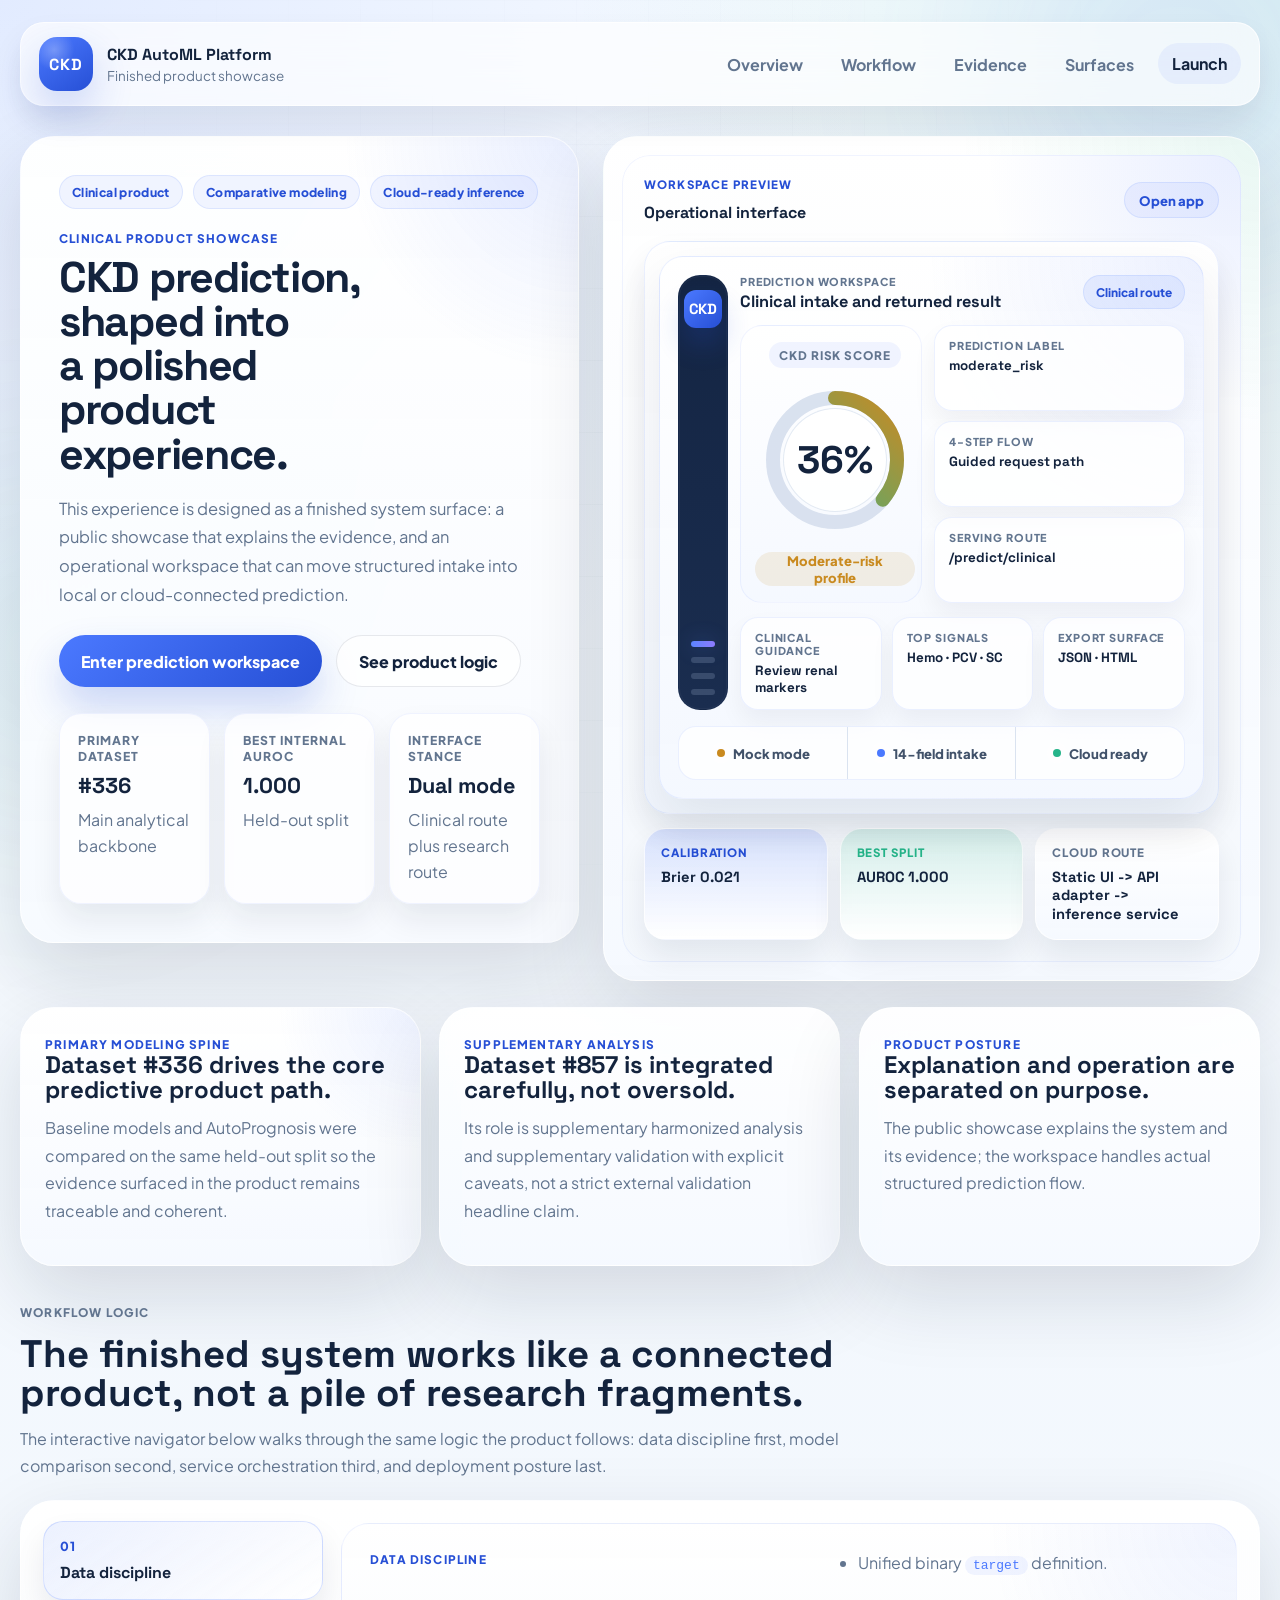
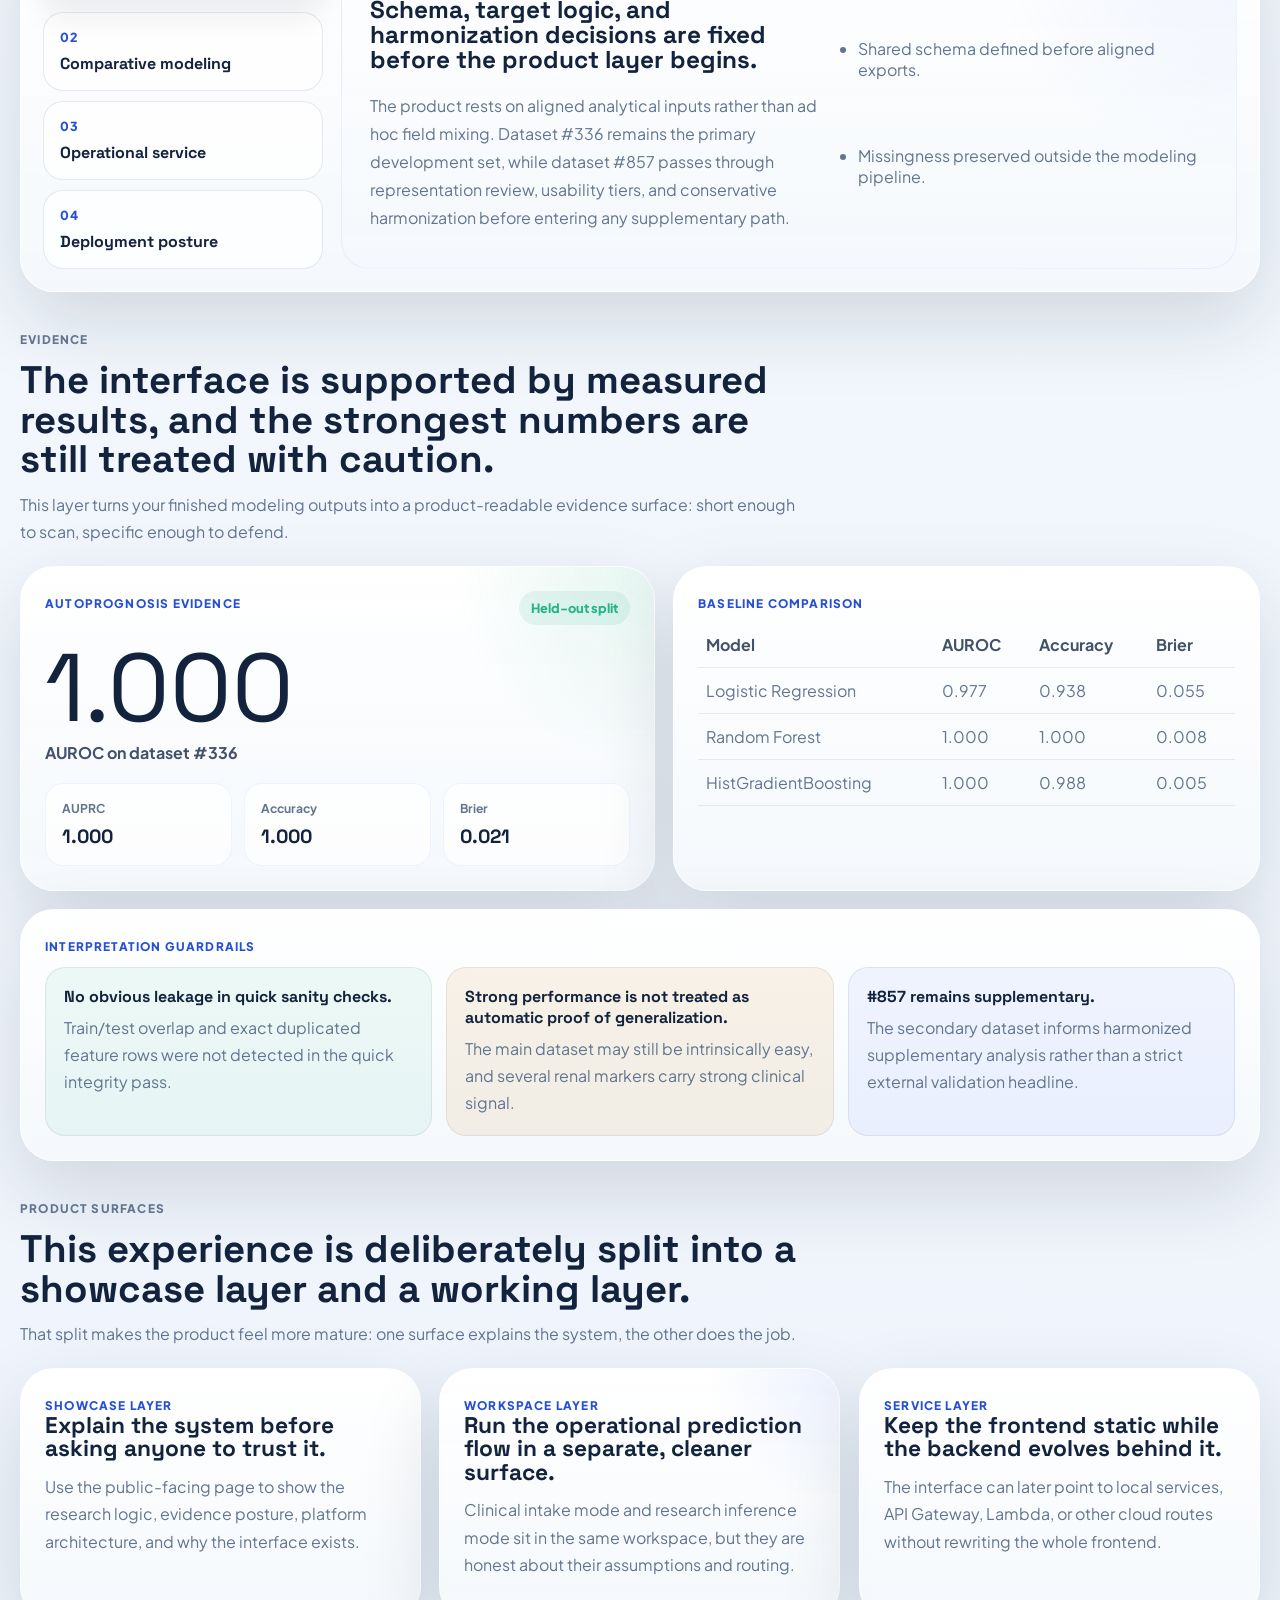
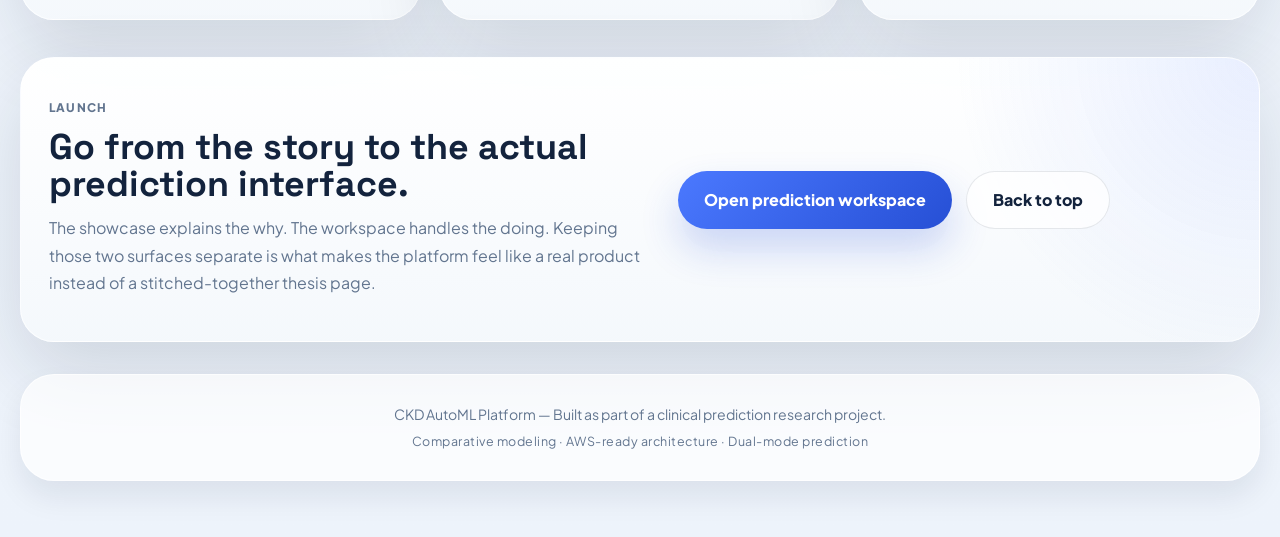
<file: web/index.html>
<!DOCTYPE html>
<html lang="zh-Hant">
<head>
  <meta charset="UTF-8">
  <meta name="viewport" content="width=device-width, initial-scale=1.0">
  <title>Redirecting to CKD Showcase</title>
  <meta http-equiv="refresh" content="0; url=./landing/index.html">
  <script>
    window.location.replace("./landing/index.html");
  </script>
</head>
<body>
  <p>Redirecting to the CKD showcase...</p>
</body>
</html>
</file>
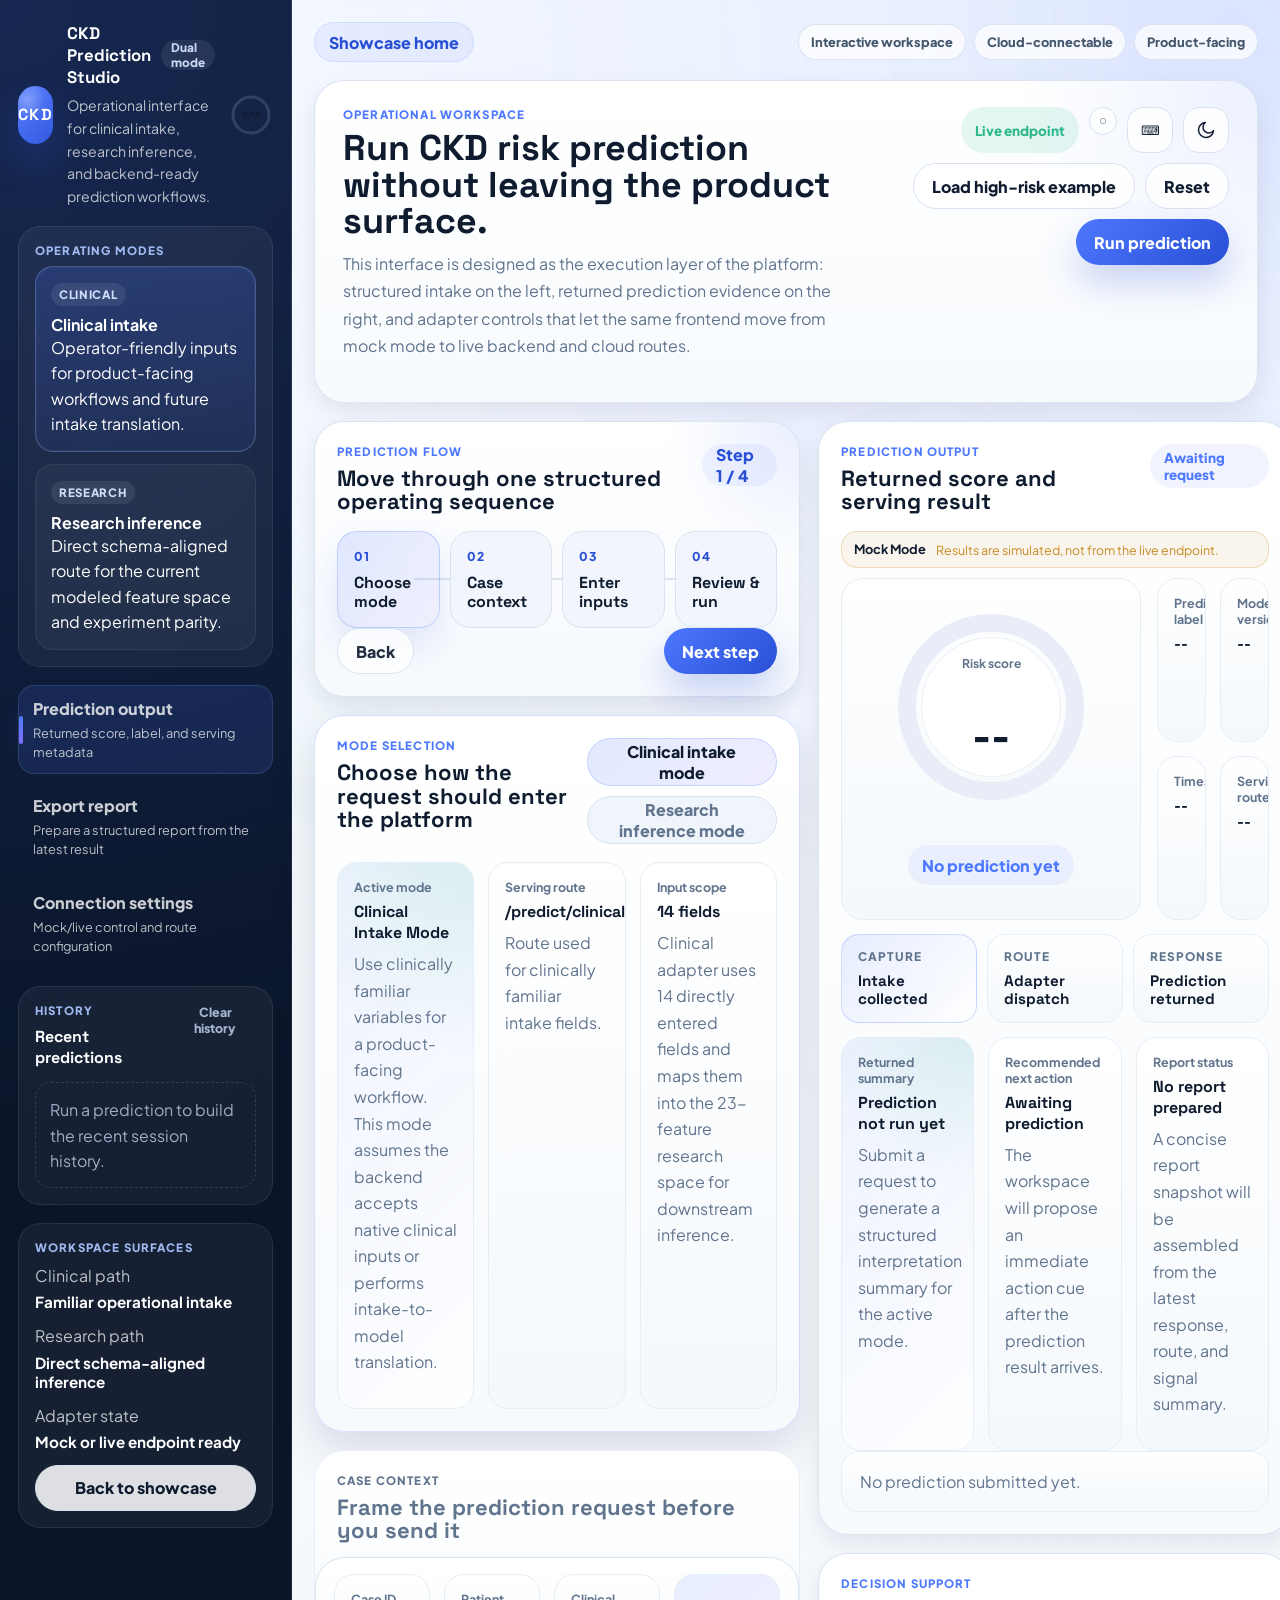
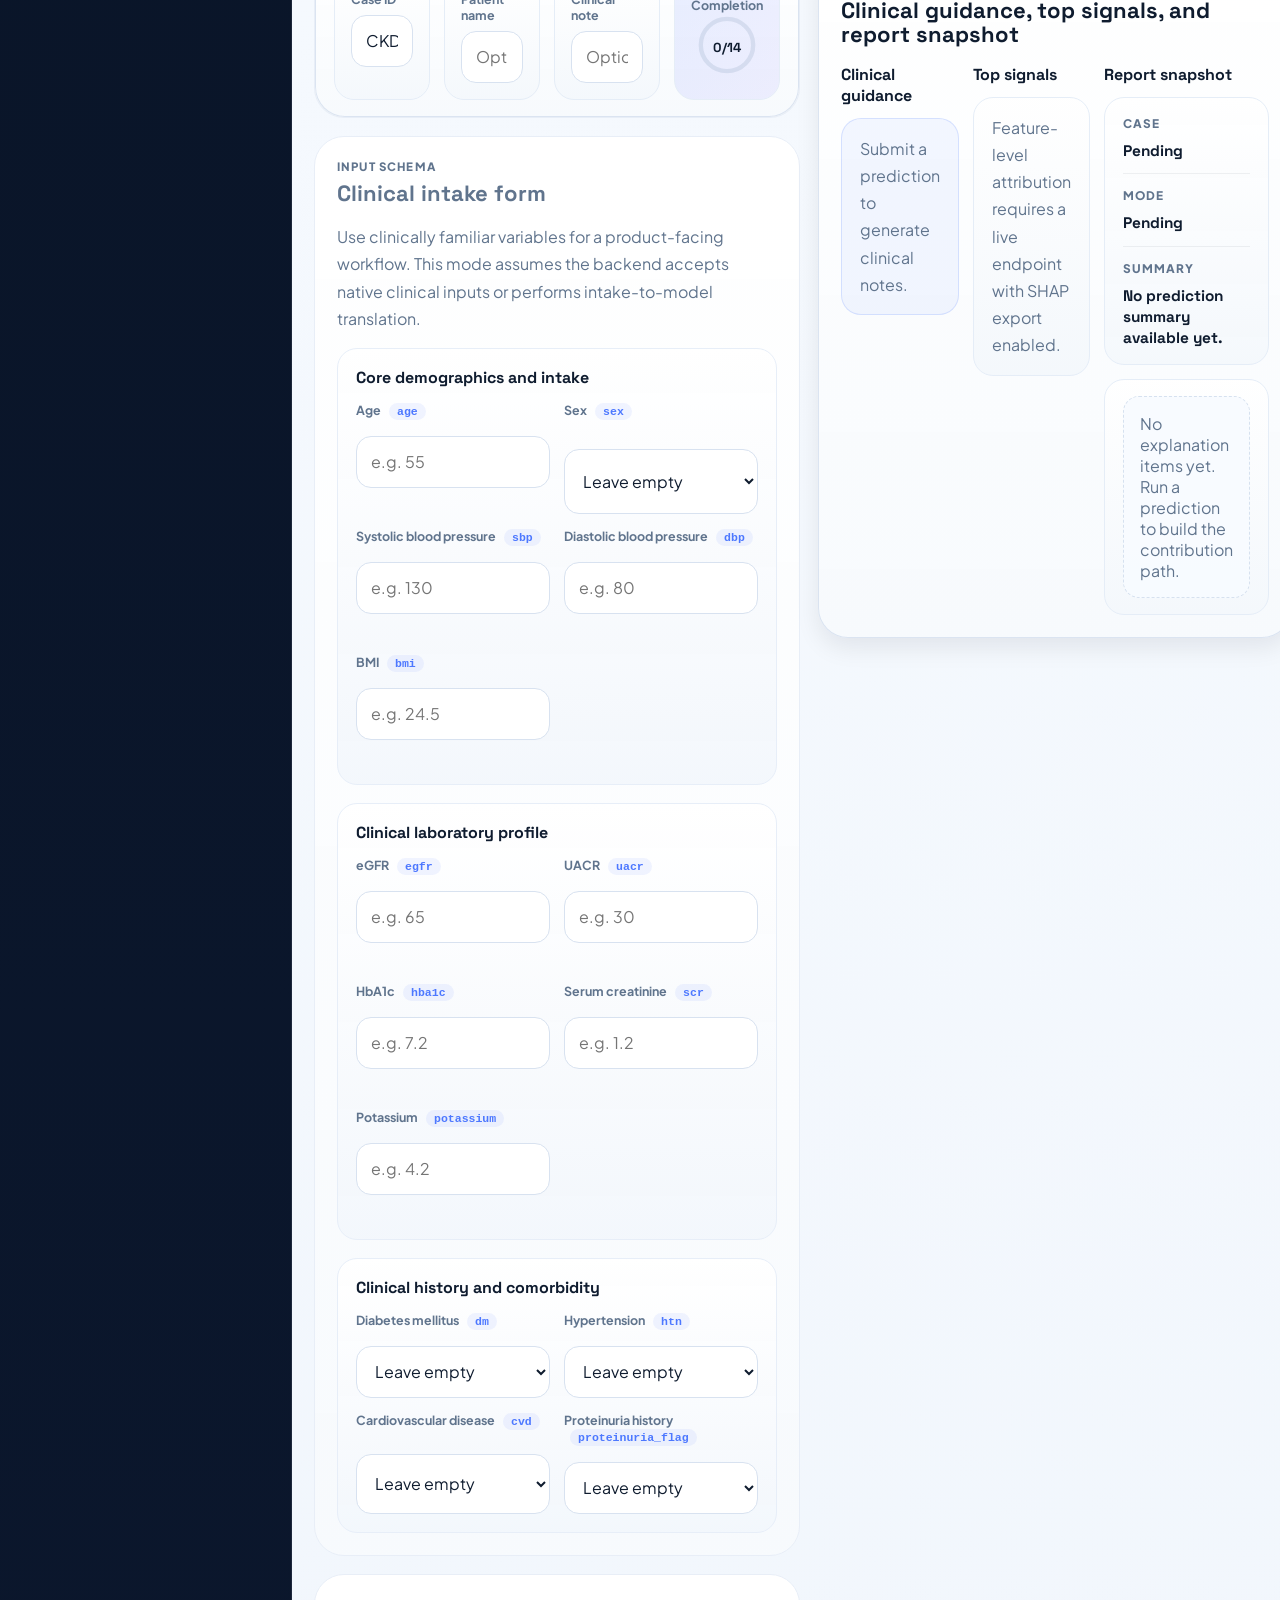
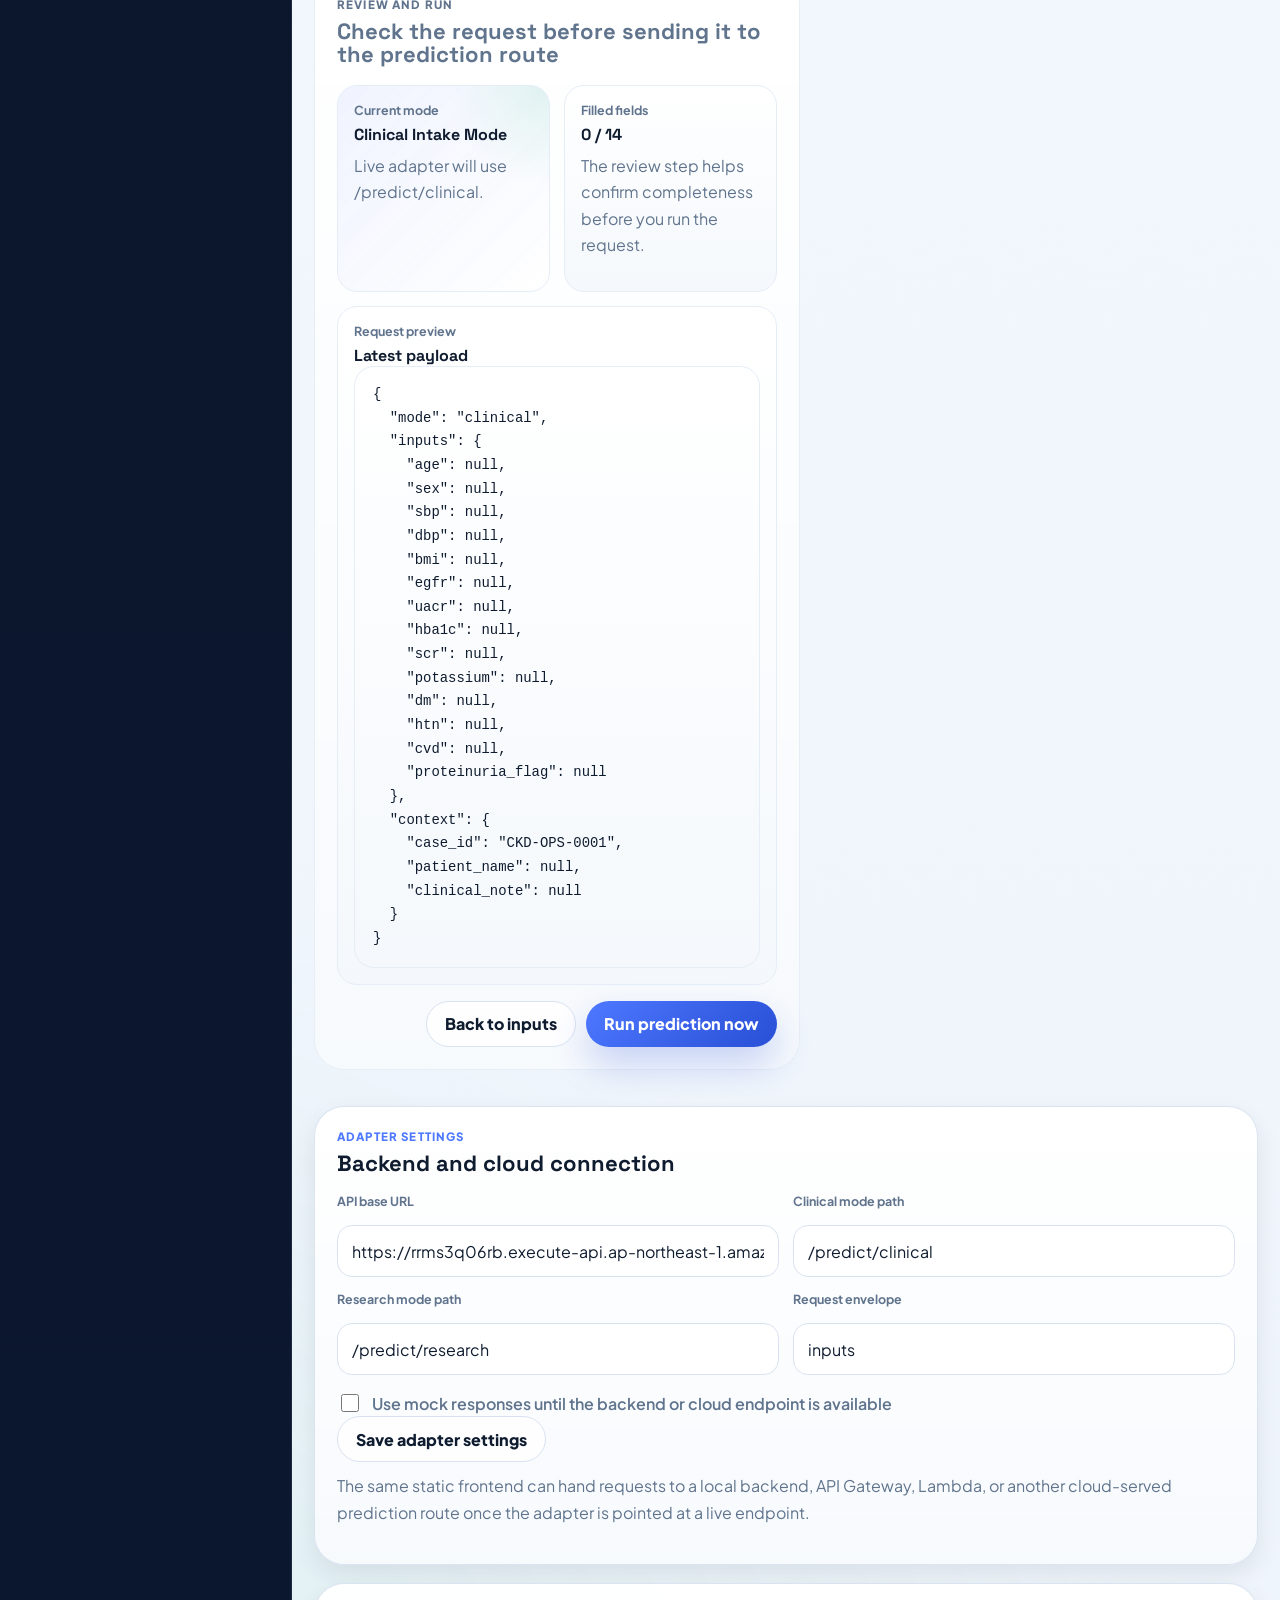
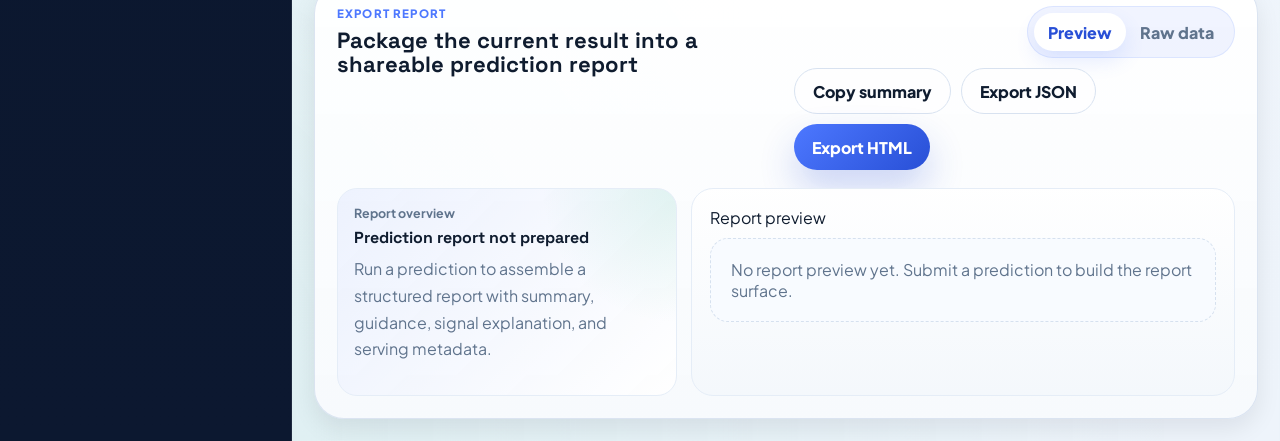
<file: web/app/index.html>
﻿<!DOCTYPE html>
<html lang="zh-Hant">
<head>
  <meta charset="UTF-8">
  <meta name="viewport" content="width=device-width, initial-scale=1.0">
  <title>CKD Risk Prediction Workspace</title>
  <meta name="description" content="Dual-mode CKD risk prediction workspace for clinical intake, research inference, and future cloud-connected serving.">
  <link rel="preconnect" href="https://fonts.googleapis.com">
  <link rel="preconnect" href="https://fonts.gstatic.com" crossorigin>
  <link href="https://fonts.googleapis.com/css2?family=Plus+Jakarta+Sans:wght@400;500;600;700;800&family=Space+Grotesk:wght@500;700&display=swap" rel="stylesheet">
  <link rel="stylesheet" href="./styles.css">
</head>
<body>
  <div class="ambient ambient-one" aria-hidden="true"></div>
  <div class="ambient ambient-two" aria-hidden="true"></div>
  <div class="ambient ambient-three" aria-hidden="true"></div>

  <div class="layout-shell">
    <aside class="sidebar">
      <div class="brand-block">
        <div class="brand-mark">CKD</div>
        <div class="brand-text">
          <div class="brand-row">
            <strong>CKD Prediction Studio</strong>
            <span class="brand-pill">Dual mode</span>
          </div>
          <p>Operational interface for clinical intake, research inference, and backend-ready prediction workflows.</p>
        </div>
        <div class="brand-progress-shell" aria-label="Workspace completion progress">
          <div class="progress-ring progress-ring-sm">
            <svg viewBox="0 0 44 44" aria-hidden="true">
              <circle class="progress-ring-track" cx="22" cy="22" r="18"></circle>
              <circle id="brandCompletionProgress" class="progress-ring-value" cx="22" cy="22" r="18"></circle>
            </svg>
            <strong id="brandCompletionValue">0/14</strong>
          </div>
        </div>
      </div>

      <section class="sidebar-card mode-card">
        <p class="eyebrow">Operating modes</p>
        <div class="mode-mini-list">
          <button id="miniModeClinical" class="mini-mode active" type="button">
            <span class="mini-mode-tag">Clinical</span>
            <strong>Clinical intake</strong>
            <span>Operator-friendly inputs for product-facing workflows and future intake translation.</span>
          </button>
          <button id="miniModeResearch" class="mini-mode" type="button">
            <span class="mini-mode-tag">Research</span>
            <strong>Research inference</strong>
            <span>Direct schema-aligned route for the current modeled feature space and experiment parity.</span>
          </button>
        </div>
      </section>

      <nav class="sidebar-nav" aria-label="Workspace navigation">
        <button class="nav-item active" type="button" data-target="resultPanel">
          <span class="nav-title">Prediction output</span>
          <span class="nav-meta">Returned score, label, and serving metadata</span>
        </button>
        <button class="nav-item" type="button" data-target="exportPanel">
          <span class="nav-title">Export report</span>
          <span class="nav-meta">Prepare a structured report from the latest result</span>
        </button>
        <button class="nav-item" type="button" data-target="settingsPanel">
          <span class="nav-title">Connection settings</span>
          <span class="nav-meta">Mock/live control and route configuration</span>
        </button>
      </nav>

      <section class="sidebar-card history-card">
        <div class="history-header">
          <div>
            <p class="eyebrow">History</p>
            <strong>Recent predictions</strong>
          </div>
          <button id="clearHistory" class="history-clear" type="button">Clear history</button>
        </div>
        <div id="historyList" class="history-list">
          <div class="history-empty">Run a prediction to build the recent session history.</div>
        </div>
      </section>

      <section class="sidebar-card workspace-card">
        <p class="eyebrow">Workspace surfaces</p>
        <div class="workspace-surface-list">
          <div>
            <span>Clinical path</span>
            <strong>Familiar operational intake</strong>
          </div>
          <div>
            <span>Research path</span>
            <strong>Direct schema-aligned inference</strong>
          </div>
          <div>
            <span>Adapter state</span>
            <strong>Mock or live endpoint ready</strong>
          </div>
        </div>
        <a class="button button-secondary sidebar-link" href="../index.html">Back to showcase</a>
      </section>
    </aside>

    <main class="main-shell">
      <div class="workspace-utility">
        <a class="utility-link" href="../index.html">Showcase home</a>
        <div class="utility-pills">
          <span>Interactive workspace</span>
          <span>Cloud-connectable</span>
          <span>Product-facing</span>
        </div>
      </div>

      <header class="workspace-header">
        <div class="header-copy-block">
          <p class="eyebrow">Operational workspace</p>
          <h1>Run CKD risk prediction without leaving the product surface.</h1>
          <p class="header-copy">This interface is designed as the execution layer of the platform: structured intake on the left, returned prediction evidence on the right, and adapter controls that let the same frontend move from mock mode to live backend and cloud routes.</p>
        </div>

        <div class="header-actions">
          <span id="connectionStatus" class="status-chip warning">Mock mode</span>
          <button id="readinessBadge" class="readiness-badge is-empty" type="button" aria-label="Input readiness status" title="0 of 14 fields completed">
            <span class="readiness-icon" aria-hidden="true">○</span>
          </button>
          <button id="shortcutHelp" class="icon-button" type="button" aria-label="Keyboard shortcuts">
            <span aria-hidden="true">⌨</span>
          </button>
          <button id="themeToggle" class="icon-button" type="button" aria-label="Toggle dark mode">
            <span class="theme-icon theme-icon-moon" aria-hidden="true">
              <svg viewBox="0 0 24 24" fill="none" stroke="currentColor" stroke-width="1.8" stroke-linecap="round" stroke-linejoin="round">
                <path d="M21 12.8A9 9 0 1 1 11.2 3a7 7 0 1 0 9.8 9.8Z"></path>
              </svg>
            </span>
            <span class="theme-icon theme-icon-sun" aria-hidden="true">
              <svg viewBox="0 0 24 24" fill="none" stroke="currentColor" stroke-width="1.8" stroke-linecap="round" stroke-linejoin="round">
                <circle cx="12" cy="12" r="4.2"></circle>
                <path d="M12 2.5v2.2M12 19.3v2.2M4.7 4.7l1.6 1.6M17.7 17.7l1.6 1.6M2.5 12h2.2M19.3 12h2.2M4.7 19.3l1.6-1.6M17.7 6.3l1.6-1.6"></path>
              </svg>
            </span>
          </button>
          <button id="loadExample" class="button button-secondary" type="button">Load high-risk example</button>
          <button id="resetForm" class="button button-secondary" type="button">Reset</button>
          <button id="runPrediction" class="button button-primary" type="button">Run prediction</button>
        </div>
      </header>

      <section class="workspace-grid">
        <div class="form-column">
          <section class="panel journey-panel">
            <div class="panel-topline">
              <div>
                <p class="eyebrow">Prediction flow</p>
                <h2>Move through one structured operating sequence</h2>
              </div>
              <div class="journey-counter" id="journeyCounter">Step 1 / 4</div>
            </div>

            <div class="journey-steps" role="tablist" aria-label="Prediction workflow steps">
              <button id="stepMode" class="journey-step active" type="button" data-step="0">
                <span>01</span>
                <strong>Choose mode</strong>
              </button>
              <button id="stepCase" class="journey-step" type="button" data-step="1">
                <span>02</span>
                <strong>Case context</strong>
              </button>
              <button id="stepInput" class="journey-step" type="button" data-step="2">
                <span>03</span>
                <strong>Enter inputs</strong>
              </button>
              <button id="stepReview" class="journey-step" type="button" data-step="3">
                <span>04</span>
                <strong>Review & run</strong>
              </button>
            </div>

            <div class="journey-actions">
              <button id="stepPrev" class="button button-secondary" type="button">Back</button>
              <button id="stepNext" class="button button-primary" type="button">Next step</button>
            </div>
          </section>

          <section id="modeSelector" class="mode-switch-panel panel flow-panel">
            <div class="panel-topline">
              <div>
                <p class="eyebrow">Mode selection</p>
                <h2>Choose how the request should enter the platform</h2>
              </div>
              <div class="mode-toggles" role="tablist" aria-label="Prediction mode selection">
                <button id="modeClinical" class="mode-toggle active" type="button" data-mode="clinical">Clinical intake mode</button>
                <button id="modeResearch" class="mode-toggle" type="button" data-mode="research">Research inference mode</button>
              </div>
            </div>

            <div class="mode-summary-grid">
              <div class="summary-card highlight">
                <span>Active mode</span>
                <strong id="activeModeLabel">Clinical Intake Mode</strong>
                <p id="activeModeDescription">Use clinically familiar variables for a product-facing workflow. This mode assumes the backend accepts native clinical inputs or performs intake-to-model translation.</p>
              </div>
              <div class="summary-card">
                <span>Serving route</span>
                <strong id="activeRouteLabel">/predict/clinical</strong>
                <p id="activeRouteDescription">Configured in the adapter settings panel below.</p>
              </div>
              <div class="summary-card">
                <span>Input scope</span>
                <strong id="activeFieldCount">14 fields</strong>
                <p id="activeFieldDescription">Clinical adapter uses 14 directly entered fields and maps them into the 23-feature research space for downstream inference.</p>
              </div>
            </div>
          </section>

          <section id="caseSummary" class="panel top-summary-panel flow-panel">
            <div class="panel-topline">
              <div>
                <p class="eyebrow">Case context</p>
                <h2>Frame the prediction request before you send it</h2>
              </div>
            </div>
            <div class="top-summary-row">
              <div class="meta-card">
                <span>Case ID</span>
                <input id="caseId" type="text" value="CKD-OPS-0001">
              </div>
              <div class="meta-card">
                <span>Patient name</span>
                <input id="patientName" type="text" placeholder="Optional display name">
              </div>
              <div class="meta-card">
                <span>Clinical note</span>
                <input id="clinicalNote" type="text" placeholder="Optional context or reminder">
              </div>
              <div class="meta-card badge-card">
                <span>Completion</span>
                <div class="progress-ring" aria-label="Current form completion">
                  <svg viewBox="0 0 44 44" aria-hidden="true">
                    <circle class="progress-ring-track" cx="22" cy="22" r="18"></circle>
                    <circle id="completionProgress" class="progress-ring-value" cx="22" cy="22" r="18"></circle>
                  </svg>
                  <strong id="completionValue">0/14</strong>
                </div>
              </div>
            </div>
          </section>

          <section class="panel form-panel flow-panel" id="modeSchemaPanel">
            <div class="panel-topline">
              <div>
                <p class="eyebrow">Input schema</p>
                <h2 id="schemaTitle">Clinical intake form</h2>
              </div>
            </div>
            <p id="schemaIntro" class="panel-copy">This mode is designed for a product-facing workflow and can later connect to a backend that performs clinical feature translation or direct model inference.</p>
            <div id="formSections" class="form-sections"></div>
          </section>

          <section id="reviewPanel" class="panel review-panel flow-panel">
            <div class="panel-topline">
              <div>
                <p class="eyebrow">Review and run</p>
                <h2>Check the request before sending it to the prediction route</h2>
              </div>
            </div>

            <div class="review-grid">
              <article class="summary-card highlight">
                <span>Current mode</span>
                <strong id="reviewModeLabel">Clinical Intake Mode</strong>
                <p id="reviewModeHint">The request will use the currently selected route and adapter settings.</p>
              </article>
              <article class="summary-card">
                <span>Filled fields</span>
                <strong id="reviewCompletion">0 / 14</strong>
                <p>The review step helps confirm completeness before you run the request.</p>
              </article>
              <article class="summary-card review-wide">
                <span>Request preview</span>
                <strong>Latest payload</strong>
                <pre id="payloadPreview" class="code-block">No request generated yet.</pre>
              </article>
            </div>

            <div class="review-actions">
              <button class="button button-secondary" type="button" data-step-jump="2">Back to inputs</button>
              <button class="button button-primary" type="button" data-review-run>Run prediction now</button>
            </div>
          </section>
        </div>

        <div class="result-column">
          <section id="resultPanel" class="panel result-panel">
            <div class="panel-topline">
              <div>
                <p class="eyebrow">Prediction output</p>
                <h2>Returned score and serving result</h2>
              </div>
              <span id="responseMode" class="status-chip neutral">Awaiting request</span>
            </div>

            <div id="mockModeBanner" class="mode-banner" hidden>
              <strong>Mock Mode</strong>
              <span>Results are simulated, not from the live endpoint.</span>
            </div>

            <div class="result-hero">
              <div class="gauge-panel result-skeleton-target reveal-item reveal-gauge">
                <div class="gauge-shell">
                  <svg class="gauge-svg" viewBox="0 0 220 220" aria-hidden="true">
                    <circle class="gauge-track" cx="110" cy="110" r="84"></circle>
                    <circle id="gaugeProgress" class="gauge-progress" cx="110" cy="110" r="84"></circle>
                  </svg>
                  <div class="gauge-center">
                    <span>Risk score</span>
                    <strong id="riskScore">--</strong>
                  </div>
                </div>
                <p id="riskBand" class="risk-band risk-neutral">No prediction yet</p>
              </div>

                <div class="result-grid">
                  <div class="result-card result-skeleton-target reveal-item reveal-delay-0">
                    <span>Prediction label</span>
                  <strong id="predictionLabel">--</strong>
                </div>
                <div class="result-card result-skeleton-target reveal-item reveal-delay-1">
                  <span>Model version</span>
                  <strong id="modelVersion">--</strong>
                </div>
                <div class="result-card result-skeleton-target reveal-item reveal-delay-2">
                  <span>Timestamp</span>
                  <strong id="predictionTimestamp">--</strong>
                </div>
                  <div class="result-card result-skeleton-target reveal-item reveal-delay-3">
                    <span>Serving route</span>
                    <strong id="servingRoute">--</strong>
                  </div>
                </div>
              </div>

              <div class="response-strip" aria-label="Request lifecycle">
                <div id="stageCapture" class="response-step response-step-active">
                  <span>Capture</span>
                  <strong>Intake collected</strong>
                </div>
                <div id="stageRoute" class="response-step">
                  <span>Route</span>
                  <strong>Adapter dispatch</strong>
                </div>
                <div id="stageResponse" class="response-step">
                  <span>Response</span>
                  <strong>Prediction returned</strong>
                </div>
              </div>

              <div class="result-summary-grid">
                <article class="summary-card highlight result-skeleton-target reveal-item reveal-delay-4">
                  <span>Returned summary</span>
                  <strong id="resultHeadline">Prediction not run yet</strong>
                  <p id="resultSubheadline">Submit a request to generate a structured interpretation summary for the active mode.</p>
                  <p id="calibrationCaveat" class="calibration-caveat" hidden>
                    Probability estimates reflect model-level calibration (Brier = 0.021) and should be interpreted as decision support, not clinical diagnosis.
                  </p>
                </article>
                <article class="summary-card result-skeleton-target reveal-item reveal-delay-5">
                  <span>Recommended next action</span>
                  <strong id="actionHeadline">Awaiting prediction</strong>
                  <p id="actionBody">The workspace will propose an immediate action cue after the prediction result arrives.</p>
                </article>
                <article class="summary-card result-skeleton-target reveal-item reveal-delay-6">
                  <span>Report status</span>
                  <strong id="reportHeadline">No report prepared</strong>
                  <p id="reportBody">A concise report snapshot will be assembled from the latest response, route, and signal summary.</p>
                </article>
              </div>

            <div id="resultMessage" class="message-card">No prediction submitted yet.</div>
          </section>

          <section id="splitPanel" class="panel split-panel">
            <div class="panel-topline">
              <div>
                <p class="eyebrow">Decision support</p>
                <h2>Clinical guidance, top signals, and report snapshot</h2>
              </div>
            </div>

            <div class="split-grid">
              <div>
                <h3>Clinical guidance</h3>
                <div id="clinicalNotes" class="note-list">
                  <div class="note-card neutral-note">Submit a prediction to generate clinical notes.</div>
                </div>
              </div>
              <div>
                <h3>Top signals</h3>
                <div id="explanationList" class="explanation-list">
                  <div class="explanation-card empty-card">Feature-level attribution requires a live endpoint with SHAP export enabled.</div>
                </div>
              </div>
              <div>
                <h3>Report snapshot</h3>
                <div class="report-snapshot-stack">
                  <div id="reportSnapshot" class="report-card">
                    <div class="report-row">
                      <span>Case</span>
                      <strong>Pending</strong>
                    </div>
                    <div class="report-row">
                      <span>Mode</span>
                      <strong>Pending</strong>
                    </div>
                    <div class="report-row">
                      <span>Summary</span>
                      <strong>No prediction summary available yet.</strong>
                    </div>
                  </div>
                  <div id="waterfallChart" class="waterfall-card">
                    <div class="waterfall-empty">No explanation items yet. Run a prediction to build the contribution path.</div>
                  </div>
                </div>
              </div>
            </div>
          </section>
        </div>
      </section>

      <section class="workspace-secondary-sections">
        <section id="settingsPanel" class="panel settings-panel">
          <div class="panel-topline">
            <div>
              <p class="eyebrow">Adapter settings</p>
              <h2>Backend and cloud connection</h2>
            </div>
          </div>

          <div class="settings-grid">
            <label class="field">
              <span>API base URL</span>
              <input id="apiBaseUrl" type="url" placeholder="https://your-api.example.com">
            </label>
            <label class="field">
              <span>Clinical mode path</span>
              <input id="clinicalPath" type="text" placeholder="/predict/clinical">
            </label>
            <label class="field">
              <span>Research mode path</span>
              <input id="researchPath" type="text" placeholder="/predict/research">
            </label>
            <label class="field">
              <span>Request envelope</span>
              <input id="requestEnvelope" type="text" placeholder="inputs">
            </label>
          </div>

          <label class="toggle-row">
            <input id="mockMode" type="checkbox">
            <span>Use mock responses until the backend or cloud endpoint is available</span>
          </label>

          <div class="settings-actions">
            <button id="saveConnection" class="button button-secondary" type="button">Save adapter settings</button>
          </div>

          <p class="panel-copy">The same static frontend can hand requests to a local backend, API Gateway, Lambda, or another cloud-served prediction route once the adapter is pointed at a live endpoint.</p>
        </section>

        <section id="exportPanel" class="panel export-panel">
          <div class="panel-topline">
            <div>
              <p class="eyebrow">Export report</p>
              <h2>Package the current result into a shareable prediction report</h2>
            </div>
            <div class="export-controls">
              <div class="preview-tabs" role="tablist" aria-label="Report preview mode">
                <button id="previewTabFormatted" class="preview-tab active" type="button" data-preview-tab="formatted">Preview</button>
                <button id="previewTabRaw" class="preview-tab" type="button" data-preview-tab="raw">Raw data</button>
              </div>
              <div class="report-actions">
                <button id="copyReportSummary" class="button button-secondary" type="button">Copy summary</button>
                <button id="downloadReportJson" class="button button-secondary" type="button">Export JSON</button>
                <button id="downloadReportHtml" class="button button-primary" type="button">Export HTML</button>
              </div>
            </div>
          </div>

          <div class="export-grid">
            <article class="summary-card highlight export-summary-card">
              <span>Report overview</span>
              <strong id="exportReportTitle">Prediction report not prepared</strong>
              <p id="exportReportMeta">Run a prediction to assemble a structured report with summary, guidance, signal explanation, and serving metadata.</p>
            </article>

            <article class="report-preview-card">
              <span class="card-kicker">Report preview</span>
              <div id="formattedReportPreview" class="report-preview-body report-preview-pane active">
                <div class="report-preview-empty">No report preview yet. Submit a prediction to build the report surface.</div>
              </div>
              <div id="reportPreview" class="report-preview-body report-preview-pane">
                <div class="report-preview-empty">No report preview yet. Submit a prediction to build the report surface.</div>
              </div>
            </article>
          </div>
        </section>
      </section>
    </main>
  </div>

  <div id="shortcutModal" class="modal-backdrop" hidden>
    <div class="modal-card" role="dialog" aria-modal="true" aria-labelledby="shortcutModalTitle">
      <div class="modal-header">
        <div>
          <p class="eyebrow">Keyboard shortcuts</p>
          <h2 id="shortcutModalTitle">Control the workspace without leaving the keyboard</h2>
        </div>
        <button id="closeShortcutModal" class="icon-button" type="button" aria-label="Close shortcuts">
          <span aria-hidden="true">✕</span>
        </button>
      </div>
      <div class="shortcut-list">
        <div class="shortcut-row"><kbd>Ctrl</kbd><span>+</span><kbd>Enter</kbd><p>Run prediction</p></div>
        <div class="shortcut-row"><kbd>Ctrl</kbd><span>+</span><kbd>←</kbd><p>Previous step</p></div>
        <div class="shortcut-row"><kbd>Ctrl</kbd><span>+</span><kbd>→</kbd><p>Next step</p></div>
        <div class="shortcut-row"><kbd>Ctrl</kbd><span>+</span><kbd>E</kbd><p>Scroll to Export report</p></div>
        <div class="shortcut-row"><kbd>Ctrl</kbd><span>+</span><kbd>L</kbd><p>Load example data</p></div>
        <div class="shortcut-row"><kbd>Esc</kbd><p>Close shortcuts modal</p></div>
      </div>
    </div>
  </div>

  <div id="commandPalette" class="modal-backdrop" hidden>
    <div class="modal-card command-palette-card" role="dialog" aria-modal="true" aria-labelledby="commandPaletteTitle">
      <div class="modal-header">
        <div>
          <p class="eyebrow">Command palette</p>
          <h2 id="commandPaletteTitle">Search and run workspace actions</h2>
        </div>
        <button id="closeCommandPalette" class="icon-button" type="button" aria-label="Close command palette">
          <span aria-hidden="true">✕</span>
        </button>
      </div>
      <label class="command-search">
        <span class="sr-only">Search commands</span>
        <input id="commandSearch" type="text" placeholder="Search actions, routes, export, themes..." autocomplete="off">
      </label>
      <div id="commandList" class="command-list" role="listbox" aria-label="Command actions"></div>
    </div>
  </div>

  <div id="toastViewport" class="toast-viewport" aria-live="polite" aria-atomic="false"></div>

  <script defer src="./config.js"></script>
  <script defer src="./app.js"></script>
</body>
</html>
</file>
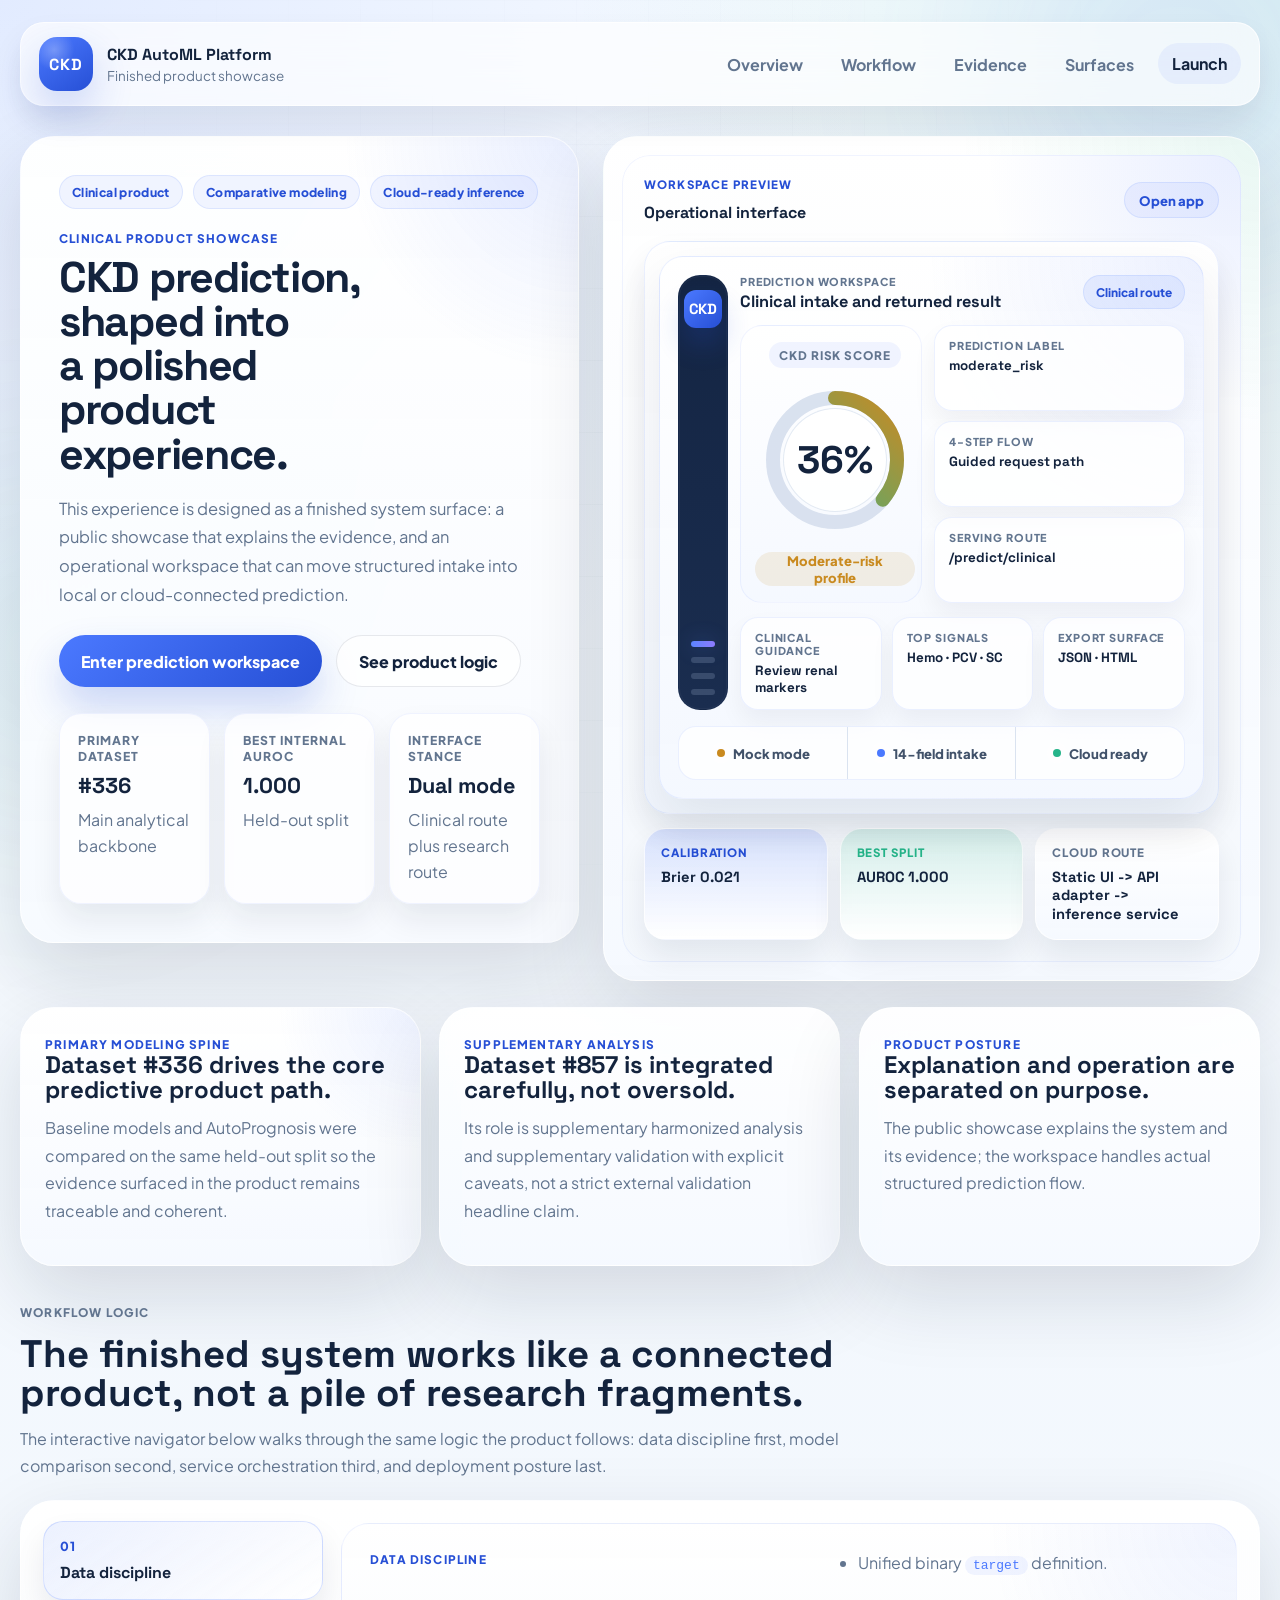
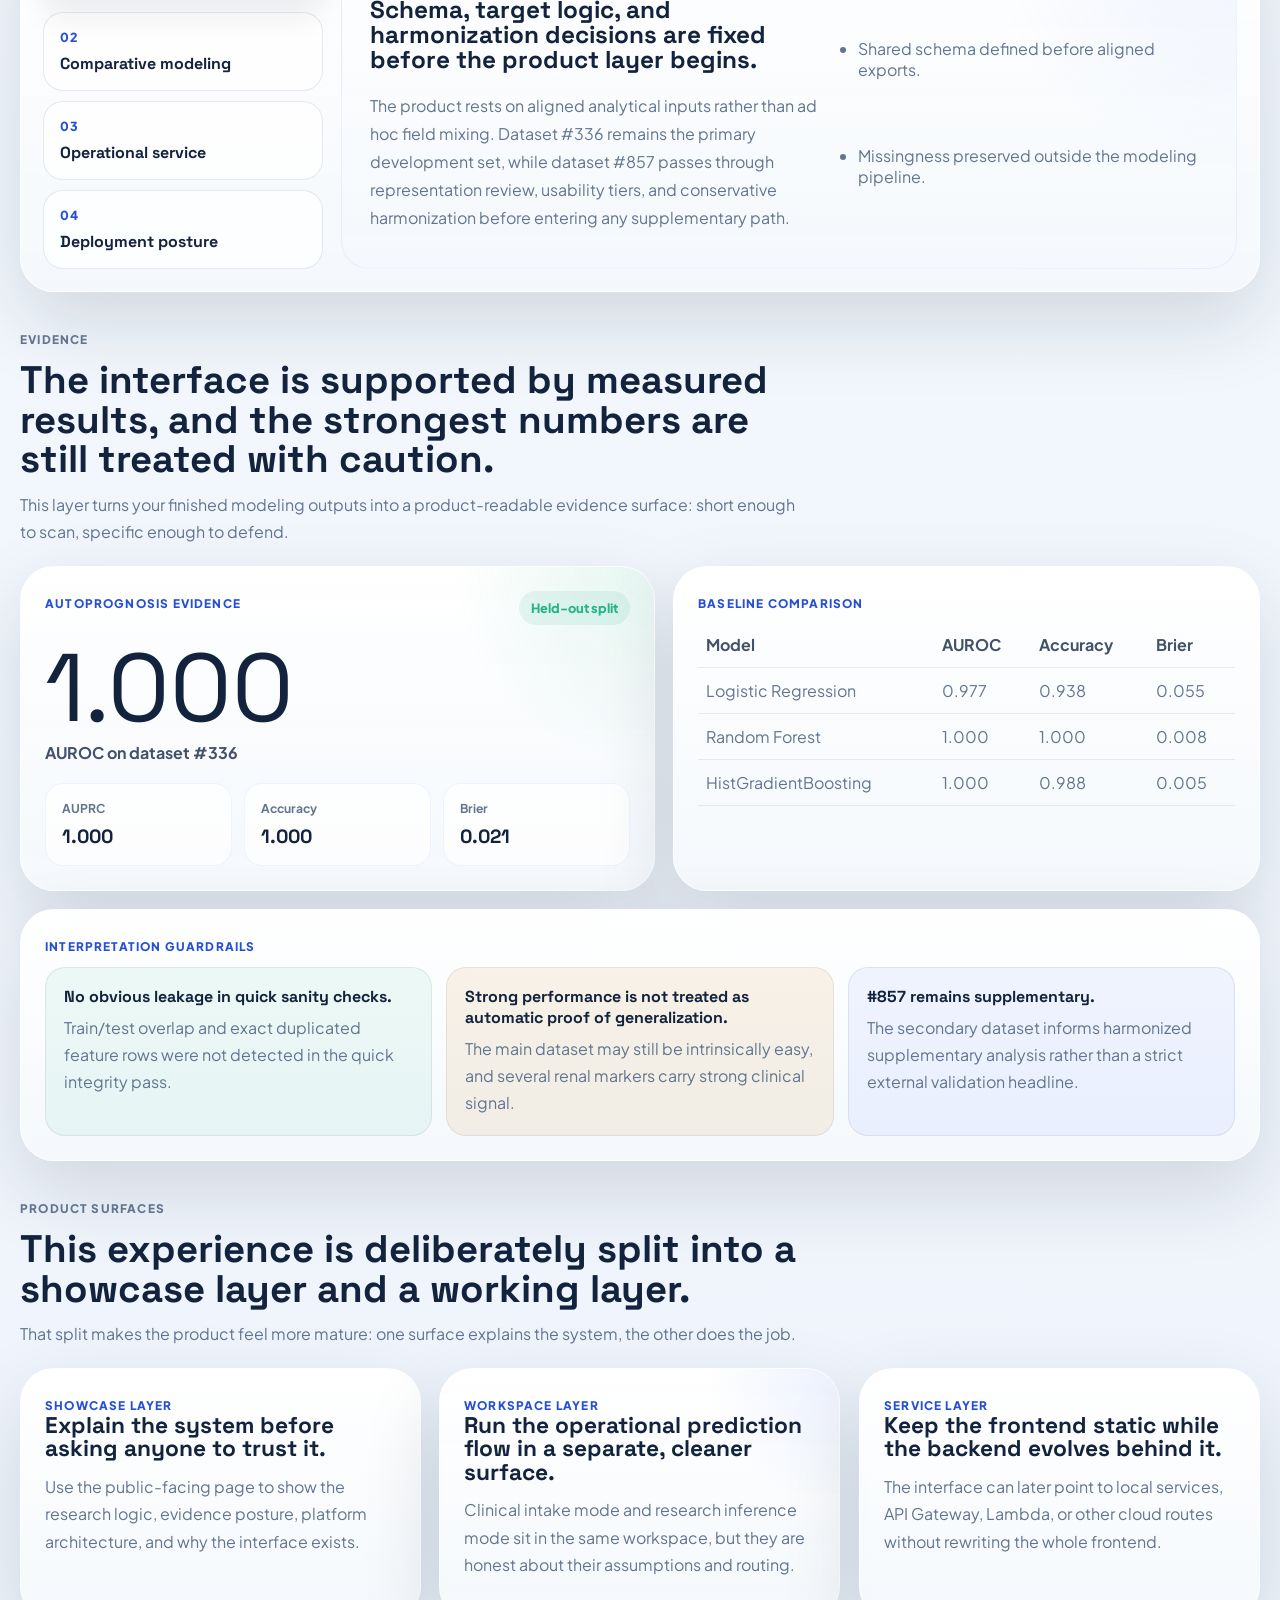
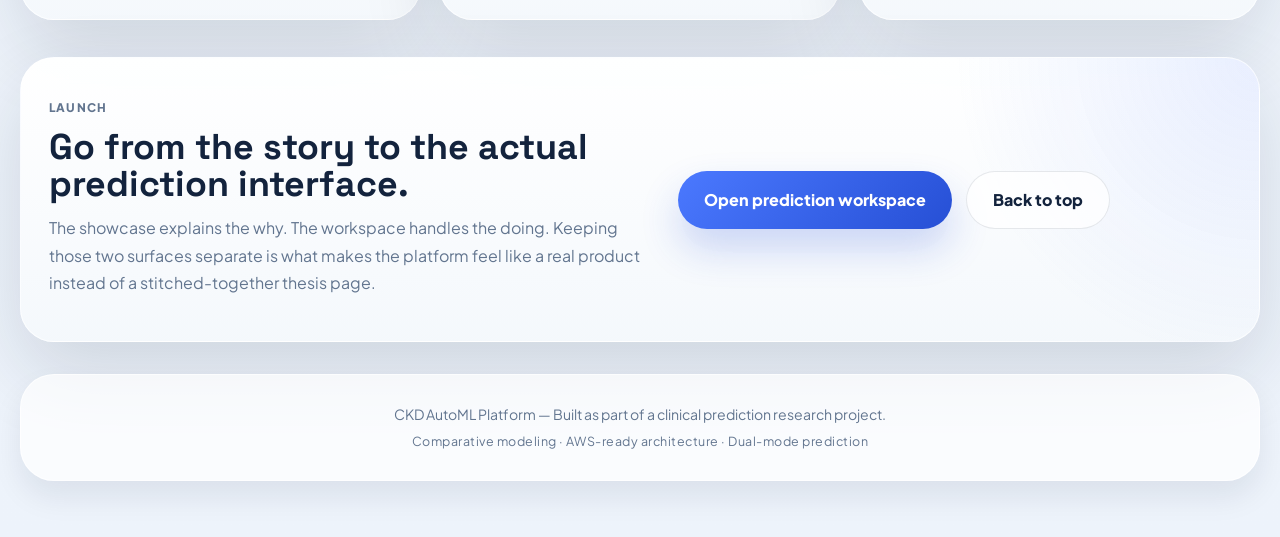
<file: web/landing/index.html>
<!DOCTYPE html>
<html lang="zh-Hant">
<head>
  <meta charset="UTF-8">
  <meta name="viewport" content="width=device-width, initial-scale=1.0">
  <title>CKD AutoML Platform Showcase</title>
  <meta name="description" content="Finished product showcase for the AWS-based CKD AutoML platform, connecting comparative modeling, clinical intake, and cloud-ready inference.">
  <link rel="preconnect" href="https://fonts.googleapis.com">
  <link rel="preconnect" href="https://fonts.gstatic.com" crossorigin>
  <link href="https://fonts.googleapis.com/css2?family=Plus+Jakarta+Sans:wght@400;500;600;700;800&family=Space+Grotesk:wght@500;700&display=swap" rel="stylesheet">
  <link rel="stylesheet" href="./styles.css">
</head>
<body>
  <div class="background-glow glow-a" aria-hidden="true"></div>
  <div class="background-glow glow-b" aria-hidden="true"></div>
  <div class="background-grid" aria-hidden="true"></div>

  <div class="site-shell">
    <header class="site-header">
      <a class="brand" href="#top" aria-label="CKD AutoML Platform home">
        <span class="brand-mark">CKD</span>
        <span class="brand-copy">
          <strong>CKD AutoML Platform</strong>
          <span>Finished product showcase</span>
        </span>
      </a>

      <button class="menu-toggle" type="button" aria-expanded="false" aria-controls="siteNav">
        <span></span>
        <span></span>
      </button>

      <nav id="siteNav" class="site-nav" aria-label="Primary navigation">
        <a href="#overview">Overview</a>
        <a href="#workflow">Workflow</a>
        <a href="#evidence">Evidence</a>
        <a href="#surfaces">Surfaces</a>
        <a href="#launch">Launch</a>
      </nav>
    </header>

    <main id="top">
      <section class="hero reveal">
        <div class="hero-copy">
          <div class="hero-ribbon">
            <span>Clinical product</span>
            <span>Comparative modeling</span>
            <span>Cloud-ready inference</span>
          </div>

          <div class="hero-copy-main">
            <p class="eyebrow">Clinical product showcase</p>
            <h1>CKD prediction, shaped into a polished product experience.</h1>
            <p class="hero-lead">
              This experience is designed as a finished system surface: a public showcase that explains the evidence, and an operational workspace that can move structured intake into local or cloud-connected prediction.
            </p>
          </div>

          <div class="hero-actions">
            <a class="button button-primary" href="../app/index.html">Enter prediction workspace</a>
            <a class="button button-secondary" href="#workflow">See product logic</a>
          </div>

          <div class="hero-inline-grid" aria-label="Key highlights">
            <article class="hero-inline-card compact">
              <span>Primary dataset</span>
              <strong>#336</strong>
              <p>Main analytical backbone</p>
            </article>
            <article class="hero-inline-card compact">
              <span>Best internal AUROC</span>
              <strong>1.000</strong>
              <p>Held-out split</p>
            </article>
            <article class="hero-inline-card compact">
              <span>Interface stance</span>
              <strong>Dual mode</strong>
              <p>Clinical route plus research route</p>
            </article>
          </div>
        </div>

        <div class="hero-stage tilt-card">
          <div class="stage-frame">
            <div class="stage-header">
              <div>
                <span class="stage-kicker">Workspace preview</span>
                <strong>Operational interface</strong>
              </div>
              <a class="mini-launch" href="../app/index.html">Open app</a>
            </div>

            <div class="stage-layout stage-layout-rich">
              <div class="stage-main stage-main-rich">
                <div class="stage-preview-shell stage-preview-shell-app">
                  <div class="workspace-preview-card">
                    <div class="workspace-preview-shell">
                      <aside class="workspace-preview-rail" aria-hidden="true">
                        <div class="workspace-preview-logo">CKD</div>
                        <div class="workspace-preview-rail-stack">
                          <span class="workspace-preview-rail-dot active"></span>
                          <span class="workspace-preview-rail-dot"></span>
                          <span class="workspace-preview-rail-dot"></span>
                          <span class="workspace-preview-rail-dot"></span>
                        </div>
                      </aside>

                      <div class="workspace-preview-main">
                        <div class="workspace-preview-topbar">
                          <div class="workspace-preview-heading">
                            <span class="workspace-preview-kicker">Prediction workspace</span>
                            <strong>Clinical intake and returned result</strong>
                          </div>
                          <span class="workspace-preview-mode-pill">Clinical route</span>
                        </div>

                        <div class="workspace-preview-body">
                          <section class="workspace-preview-score-card">
                            <span class="showcase-metric-label">CKD Risk Score</span>
                            <div class="showcase-gauge" data-score="0.36" aria-label="Moderate-risk preview score">
                              <svg class="showcase-gauge-svg" viewBox="0 0 160 160" aria-hidden="true">
                                <defs>
                                  <linearGradient id="showcaseGaugeGradient" x1="0%" y1="0%" x2="100%" y2="100%">
                                    <stop offset="0%" stop-color="#2db88b"></stop>
                                    <stop offset="100%" stop-color="#c78a24"></stop>
                                  </linearGradient>
                                </defs>
                                <circle class="showcase-gauge-track" cx="80" cy="80" r="62"></circle>
                                <circle class="showcase-gauge-progress" cx="80" cy="80" r="62"></circle>
                              </svg>
                              <div class="showcase-gauge-core">
                                <strong class="showcase-score">36%</strong>
                              </div>
                            </div>
                            <span class="showcase-risk-badge">Moderate-risk profile</span>
                          </section>

                          <section class="workspace-preview-summary">
                            <article class="workspace-preview-stat">
                              <span>Prediction label</span>
                              <strong>moderate_risk</strong>
                            </article>
                            <article class="workspace-preview-stat">
                              <span>4-step flow</span>
                              <strong>Guided request path</strong>
                            </article>
                            <article class="workspace-preview-stat">
                              <span>Serving route</span>
                              <strong>/predict/clinical</strong>
                            </article>
                          </section>
                        </div>

                        <div class="workspace-preview-bottom">
                          <article class="workspace-preview-surface">
                            <span>Clinical guidance</span>
                            <strong>Review renal markers</strong>
                          </article>
                          <article class="workspace-preview-surface">
                            <span>Top signals</span>
                            <strong>Hemo &middot; PCV &middot; SC</strong>
                          </article>
                          <article class="workspace-preview-surface">
                            <span>Export surface</span>
                            <strong>JSON &middot; HTML</strong>
                          </article>
                        </div>
                      </div>
                    </div>

                    <div class="showcase-status-bar" aria-label="Operational status preview">
                      <div class="showcase-status-item">
                        <span class="showcase-dot amber"></span>
                        <span>Mock mode</span>
                      </div>
                      <div class="showcase-status-item">
                        <span class="showcase-dot blue"></span>
                        <span>14-field intake</span>
                      </div>
                      <div class="showcase-status-item">
                        <span class="showcase-dot green"></span>
                        <span>Cloud ready</span>
                      </div>
                    </div>
                  </div>
                </div>
              </div>
              <div class="stage-floats" aria-hidden="true">
                <div class="float-card float-card-blue">
                  <span>Calibration</span>
                  <strong>Brier 0.021</strong>
                </div>
                <div class="float-card float-card-mint">
                  <span>Best split</span>
                  <strong>AUROC 1.000</strong>
                </div>
                <div class="float-card float-card-white">
                  <span>Cloud route</span>
                  <strong>Static UI -> API adapter -> inference service</strong>
                </div>
              </div>
            </div>
          </div>
        </div>
      </section>

      <section id="overview" class="overview-band reveal">
        <article class="overview-card tilt-card accent">
          <span class="card-kicker">Primary modeling spine</span>
          <h2>Dataset #336 drives the core predictive product path.</h2>
          <p>Baseline models and AutoPrognosis were compared on the same held-out split so the evidence surfaced in the product remains traceable and coherent.</p>
        </article>
        <article class="overview-card tilt-card">
          <span class="card-kicker">Supplementary analysis</span>
          <h2>Dataset #857 is integrated carefully, not oversold.</h2>
          <p>Its role is supplementary harmonized analysis and supplementary validation with explicit caveats, not a strict external validation headline claim.</p>
        </article>
        <article class="overview-card tilt-card">
          <span class="card-kicker">Product posture</span>
          <h2>Explanation and operation are separated on purpose.</h2>
          <p>The public showcase explains the system and its evidence; the workspace handles actual structured prediction flow.</p>
        </article>
      </section>

      <section id="workflow" class="workflow-section reveal">
        <div class="section-copy">
          <p class="eyebrow">Workflow logic</p>
          <h2>The finished system works like a connected product, not a pile of research fragments.</h2>
          <p>The interactive navigator below walks through the same logic the product follows: data discipline first, model comparison second, service orchestration third, and deployment posture last.</p>
        </div>

        <div class="workflow-shell">
          <aside class="workflow-rail" aria-label="Workflow stages">
            <button class="workflow-tab active" type="button" data-tab="data">
              <span>01</span>
              <strong>Data discipline</strong>
            </button>
            <button class="workflow-tab" type="button" data-tab="model">
              <span>02</span>
              <strong>Comparative modeling</strong>
            </button>
            <button class="workflow-tab" type="button" data-tab="service">
              <span>03</span>
              <strong>Operational service</strong>
            </button>
            <button class="workflow-tab" type="button" data-tab="deploy">
              <span>04</span>
              <strong>Deployment posture</strong>
            </button>
          </aside>

          <div class="workflow-panels">
            <article class="workflow-panel active" id="panel-data">
              <div class="workflow-panel-copy">
                <span class="panel-tag">Data discipline</span>
                <h3>Schema, target logic, and harmonization decisions are fixed before the product layer begins.</h3>
                <p>The product rests on aligned analytical inputs rather than ad hoc field mixing. Dataset #336 remains the primary development set, while dataset #857 passes through representation review, usability tiers, and conservative harmonization before entering any supplementary path.</p>
              </div>
              <ul class="detail-list">
                <li>Unified binary <code>target</code> definition.</li>
                <li>Shared schema defined before aligned exports.</li>
                <li>Missingness preserved outside the modeling pipeline.</li>
              </ul>
            </article>

            <article class="workflow-panel" id="panel-model">
              <div class="workflow-panel-copy">
                <span class="panel-tag">Comparative modeling</span>
                <h3>Baseline models and AutoPrognosis are presented as complementary evidence, not competing black boxes.</h3>
                <p>The finished system keeps the strongest parts of each approach visible: transparent baseline performance, AutoPrognosis workflow output, and a clear comparison on one held-out split. That lets the product explain why it exists instead of simply stating that it predicts.</p>
              </div>
              <ul class="detail-list">
                <li>Baseline branch includes logistic regression, random forest, and HistGradientBoosting.</li>
                <li>AutoPrognosis is preserved as a distinct training and selection workflow.</li>
                <li>Performance and calibration are shown together rather than reduced to AUROC alone.</li>
              </ul>
            </article>

            <article class="workflow-panel" id="panel-service">
              <div class="workflow-panel-copy">
                <span class="panel-tag">Operational service</span>
                <h3>The interface is built for real prediction requests, not static demo storytelling.</h3>
                <p>The product separates a public showcase from the actual workspace. Inside the workspace, clinical intake mode and research inference mode coexist so the system can grow into a product without losing alignment with the current model line.</p>
              </div>
              <ul class="detail-list">
                <li>Public-facing showcase for explanation and trust.</li>
                <li>Operational workspace for intake, response rendering, and adapter control.</li>
                <li>Direct handoff to local or cloud-served endpoints when available.</li>
              </ul>
            </article>

            <article class="workflow-panel" id="panel-deploy">
              <div class="workflow-panel-copy">
                <span class="panel-tag">Deployment posture</span>
                <h3>Cloud readiness is built into the product, but the architecture stays honest about its boundary.</h3>
                <p>AWS remains the primary architectural reference for storage, model artifacts, serverless inference, and future service operations. At the same time, the frontend stays lightweight enough to remain a static interface that can point to different backend routes over time.</p>
              </div>
              <ul class="detail-list">
                <li>Static frontend delivered through CloudFront and S3.</li>
                <li>Inference handoff compatible with API Gateway, Lambda, or a local backend.</li>
                <li>Cloud, on-premises, and hybrid options remain context-dependent.</li>
              </ul>
            </article>
          </div>
        </div>
      </section>

      <section id="evidence" class="evidence-section reveal">
        <div class="section-copy compact">
          <p class="eyebrow">Evidence</p>
          <h2>The interface is supported by measured results, and the strongest numbers are still treated with caution.</h2>
          <p>This layer turns your finished modeling outputs into a product-readable evidence surface: short enough to scan, specific enough to defend.</p>
        </div>

        <div class="evidence-layout">
          <article class="evidence-hero tilt-card">
            <div class="evidence-hero-topline">
              <span class="card-kicker">AutoPrognosis evidence</span>
              <span class="evidence-status">Held-out split</span>
            </div>
            <div class="evidence-number">1.000</div>
            <div class="evidence-label">AUROC on dataset #336</div>
            <div class="evidence-subgrid">
              <div>
                <span>AUPRC</span>
                <strong>1.000</strong>
              </div>
              <div>
                <span>Accuracy</span>
                <strong>1.000</strong>
              </div>
              <div>
                <span>Brier</span>
                <strong>0.021</strong>
              </div>
            </div>
          </article>

          <article class="evidence-table tilt-card">
            <span class="card-kicker">Baseline comparison</span>
            <table>
              <thead>
                <tr>
                  <th>Model</th>
                  <th>AUROC</th>
                  <th>Accuracy</th>
                  <th>Brier</th>
                </tr>
              </thead>
              <tbody>
                <tr>
                  <td>Logistic Regression</td>
                  <td>0.977</td>
                  <td>0.938</td>
                  <td>0.055</td>
                </tr>
                <tr>
                  <td>Random Forest</td>
                  <td>1.000</td>
                  <td>1.000</td>
                  <td>0.008</td>
                </tr>
                <tr>
                  <td>HistGradientBoosting</td>
                  <td>1.000</td>
                  <td>0.988</td>
                  <td>0.005</td>
                </tr>
              </tbody>
            </table>
          </article>

          <article class="evidence-notes tilt-card">
            <span class="card-kicker">Interpretation guardrails</span>
            <div class="callout-list">
              <div class="callout success">
                <strong>No obvious leakage in quick sanity checks.</strong>
                <p>Train/test overlap and exact duplicated feature rows were not detected in the quick integrity pass.</p>
              </div>
              <div class="callout caution">
                <strong>Strong performance is not treated as automatic proof of generalization.</strong>
                <p>The main dataset may still be intrinsically easy, and several renal markers carry strong clinical signal.</p>
              </div>
              <div class="callout neutral">
                <strong>#857 remains supplementary.</strong>
                <p>The secondary dataset informs harmonized supplementary analysis rather than a strict external validation headline.</p>
              </div>
            </div>
          </article>
        </div>
      </section>

      <section id="surfaces" class="surface-section reveal">
        <div class="section-copy compact">
          <p class="eyebrow">Product surfaces</p>
          <h2>This experience is deliberately split into a showcase layer and a working layer.</h2>
          <p>That split makes the product feel more mature: one surface explains the system, the other does the job.</p>
        </div>

        <div class="surface-grid">
          <article class="surface-card tilt-card">
            <span class="card-kicker">Showcase layer</span>
            <h3>Explain the system before asking anyone to trust it.</h3>
            <p>Use the public-facing page to show the research logic, evidence posture, platform architecture, and why the interface exists.</p>
          </article>
          <article class="surface-card tilt-card accent">
            <span class="card-kicker">Workspace layer</span>
            <h3>Run the operational prediction flow in a separate, cleaner surface.</h3>
            <p>Clinical intake mode and research inference mode sit in the same workspace, but they are honest about their assumptions and routing.</p>
          </article>
          <article class="surface-card tilt-card">
            <span class="card-kicker">Service layer</span>
            <h3>Keep the frontend static while the backend evolves behind it.</h3>
            <p>The interface can later point to local services, API Gateway, Lambda, or other cloud routes without rewriting the whole frontend.</p>
          </article>
        </div>
      </section>

      <section id="launch" class="launch-band reveal">
        <div class="launch-copy">
          <p class="eyebrow">Launch</p>
          <h2>Go from the story to the actual prediction interface.</h2>
          <p>The showcase explains the why. The workspace handles the doing. Keeping those two surfaces separate is what makes the platform feel like a real product instead of a stitched-together thesis page.</p>
        </div>

        <div class="launch-actions">
          <a class="button button-primary button-large" href="../app/index.html">Open prediction workspace</a>
          <a class="button button-secondary button-large" href="#top">Back to top</a>
        </div>
      </section>

      <footer class="site-footer reveal">
        <p>CKD AutoML Platform — Built as part of a clinical prediction research project.</p>
        <p>Comparative modeling · AWS-ready architecture · Dual-mode prediction</p>
      </footer>
    </main>
  </div>

  <script src="./script.js"></script>
</body>
</html>
</file>
<file: web/app/styles.css>
﻿:root {
  --bg: #08111f;
  --bg-soft: #101a2d;
  --surface: rgba(245, 248, 252, 0.98);
  --surface-soft: rgba(240, 245, 252, 0.94);
  --surface-strong: #ffffff;
  --line: #d8e2f0;
  --line-strong: #c4d2e3;
  --ink: #0f1c2f;
  --muted: #60748d;
  --muted-strong: #45576d;
  --blue: #4d78ff;
  --blue-strong: #284fd6;
  --mint: #2db88b;
  --amber: #c78a24;
  --red: #d75b5b;
  --violet: #8171ff;
  --navy: #0a1528;
  --navy-soft: #0f1e37;
  --radius-xl: 30px;
  --radius-lg: 22px;
  --radius-md: 18px;
  --radius-sm: 14px;
  --shadow-lg: 0 26px 70px rgba(3, 11, 21, 0.18);
  --shadow-md: 0 18px 44px rgba(3, 11, 21, 0.12);
  --shadow-sm: 0 10px 24px rgba(3, 11, 21, 0.08);
}

* { box-sizing: border-box; }
html { scroll-behavior: smooth; }
[data-theme="dark"] {
  --surface: #1a2332;
  --surface-soft: #151e2d;
  --surface-strong: #1e2a3b;
  --ink: #e8edf5;
  --muted: #8a9bb5;
  --muted-strong: #a0b0c8;
  --line: #2a3a50;
  --line-strong: #354860;
}

body {
  margin: 0;
  font-family: "Plus Jakarta Sans", sans-serif;
  color: var(--ink);
  background:
    radial-gradient(circle at top right, rgba(77, 120, 255, 0.12), transparent 24%),
    radial-gradient(circle at bottom left, rgba(45, 184, 139, 0.10), transparent 22%),
    linear-gradient(180deg, #f8fbff 0%, #eef4fb 100%);
  overflow-x: hidden;
}

html[data-theme="dark"] body {
  background:
    radial-gradient(circle at top right, rgba(77, 120, 255, 0.14), transparent 24%),
    radial-gradient(circle at bottom left, rgba(45, 184, 139, 0.08), transparent 22%),
    linear-gradient(180deg, #0c1420 0%, #111d2e 100%);
}

.ambient {
  position: fixed;
  border-radius: 999px;
  filter: blur(120px);
  pointer-events: none;
  opacity: 0.5;
  z-index: 0;
}

.ambient-one {
  width: 320px;
  height: 320px;
  top: -120px;
  right: -110px;
  background: rgba(77, 120, 255, 0.18);
}

.ambient-two {
  width: 240px;
  height: 240px;
  bottom: 10%;
  left: 220px;
  background: rgba(45, 184, 139, 0.12);
}

.ambient-three {
  width: 220px;
  height: 220px;
  top: 24%;
  right: 28%;
  background: rgba(129, 113, 255, 0.10);
}

.layout-shell {
  position: relative;
  z-index: 1;
  min-height: 100vh;
  display: grid;
  grid-template-columns: 292px minmax(0, 1fr);
}

.sidebar {
  padding: 22px 18px;
  display: flex;
  flex-direction: column;
  gap: 18px;
  background:
    radial-gradient(circle at top left, rgba(77, 120, 255, 0.20), transparent 22%),
    linear-gradient(180deg, #091426 0%, #0c1830 100%);
  color: white;
  border-right: 1px solid rgba(255, 255, 255, 0.08);
}

.brand-block {
  display: flex;
  gap: 14px;
  align-items: center;
}

.brand-progress-shell {
  margin-left: auto;
}

.brand-mark {
  width: 58px;
  height: 58px;
  border-radius: 18px;
  display: grid;
  place-items: center;
  background:
    radial-gradient(circle at 28% 24%, rgba(255, 255, 255, 0.28), transparent 36%),
    linear-gradient(135deg, #5b82ff, #3158df);
  font-family: "Space Grotesk", sans-serif;
  font-weight: 700;
  letter-spacing: 0.08em;
  box-shadow: 0 20px 42px rgba(49, 88, 223, 0.32);
}

.brand-text strong,
.workspace-header h1,
.panel-topline h2,
.summary-card strong,
.meta-card strong,
.result-card strong,
.form-section h3,
.split-grid h3,
.note-card strong,
.explanation-card strong {
  font-family: "Space Grotesk", sans-serif;
}

.brand-row {
  display: flex;
  align-items: center;
  gap: 10px;
}

.brand-text strong {
  display: block;
  font-size: 1.05rem;
}

.brand-text p,
.nav-meta,
.workspace-surface-list span,
.workspace-surface-list strong {
  color: rgba(255, 255, 255, 0.72);
}

.brand-text p {
  margin: 6px 0 0;
  font-size: 0.88rem;
  line-height: 1.62;
}

.brand-pill {
  display: inline-flex;
  align-items: center;
  min-height: 28px;
  padding: 0 10px;
  border-radius: 999px;
  background: rgba(255, 255, 255, 0.08);
  color: rgba(214, 227, 255, 0.94);
  font-size: 0.74rem;
  font-weight: 800;
}

.eyebrow {
  margin: 0 0 8px;
  text-transform: uppercase;
  letter-spacing: 0.1em;
  font-size: 0.72rem;
  font-weight: 800;
  color: var(--blue);
}

.sidebar .eyebrow {
  color: rgba(171, 199, 255, 0.92);
}

.sidebar-card {
  padding: 16px;
  border-radius: 22px;
  background: rgba(255, 255, 255, 0.05);
  border: 1px solid rgba(255, 255, 255, 0.08);
  backdrop-filter: blur(18px);
}

.mode-mini-list,
.workspace-surface-list {
  display: grid;
  gap: 12px;
}

.mini-mode {
  padding: 15px;
  border-radius: 18px;
  background: rgba(255, 255, 255, 0.04);
  border: 1px solid rgba(255, 255, 255, 0.07);
  text-align: left;
  font: inherit;
  color: white;
  cursor: pointer;
  transition: transform 180ms ease, border-color 180ms ease, background-color 180ms ease, box-shadow 180ms ease;
}

.mini-mode.active {
  background: linear-gradient(180deg, rgba(77, 120, 255, 0.20), rgba(77, 120, 255, 0.08));
  border-color: rgba(163, 187, 255, 0.28);
  box-shadow: inset 0 0 0 1px rgba(255, 255, 255, 0.04);
}

.mini-mode:hover,
.mini-mode:focus-visible {
  transform: translateY(-2px);
  border-color: rgba(163, 187, 255, 0.28);
  box-shadow: 0 18px 38px rgba(0, 0, 0, 0.16);
}

.mini-mode-tag {
  display: inline-flex !important;
  padding: 4px 8px;
  border-radius: 999px;
  background: rgba(255, 255, 255, 0.08);
  color: rgba(214, 227, 255, 0.96) !important;
  font-size: 0.72rem;
  font-weight: 800;
  letter-spacing: 0.06em;
  text-transform: uppercase;
  margin-bottom: 8px;
}

.mini-mode strong,
.workspace-surface-list strong {
  display: block;
}

.mini-mode span:last-child,
.workspace-surface-list span {
  display: block;
  line-height: 1.58;
}

.workspace-surface-list strong {
  margin-top: 4px;
  color: white;
  font-size: 0.95rem;
}

.sidebar-nav {
  display: grid;
  gap: 8px;
}

.nav-item {
  position: relative;
  width: 100%;
  min-height: 60px;
  padding: 12px 14px;
  text-align: left;
  font: inherit;
  background: transparent;
  border: 1px solid transparent;
  border-radius: 16px;
  color: rgba(255, 255, 255, 0.78);
  cursor: pointer;
  transition: transform 180ms ease, background-color 180ms ease, border-color 180ms ease;
}

.nav-item::before {
  content: "";
  position: absolute;
  left: 0;
  top: 50%;
  width: 4px;
  height: 28px;
  border-radius: 999px;
  background: transparent;
  transform: translateY(-50%);
  transition: background-color 180ms ease, box-shadow 180ms ease;
}

.nav-item:hover,
.nav-item:focus-visible {
  transform: translateX(2px);
  background: rgba(255, 255, 255, 0.05);
}

.nav-item.active {
  background: rgba(77, 120, 255, 0.14);
  border-color: rgba(154, 181, 255, 0.16);
}

.nav-item.active::before {
  background: linear-gradient(180deg, var(--blue), var(--violet));
  box-shadow: 0 0 20px rgba(77, 120, 255, 0.36);
}

.nav-title,
.nav-meta {
  display: block;
}

.nav-title {
  font-weight: 800;
}

.nav-meta {
  margin-top: 5px;
  font-size: 0.8rem;
  line-height: 1.45;
}

.sidebar-link {
  width: 100%;
  margin-top: 14px;
  text-decoration: none;
}

.history-header {
  display: flex;
  align-items: start;
  justify-content: space-between;
  gap: 10px;
}

.history-header strong {
  display: block;
  color: #fff;
  font-family: "Space Grotesk", sans-serif;
}

.history-clear {
  border: 0;
  background: transparent;
  color: rgba(214, 227, 255, 0.76);
  font: inherit;
  font-size: 0.78rem;
  font-weight: 800;
  cursor: pointer;
}

.history-list {
  display: grid;
  gap: 10px;
  margin-top: 14px;
}

.history-empty {
  padding: 14px;
  border-radius: 16px;
  border: 1px dashed rgba(255, 255, 255, 0.12);
  color: rgba(214, 227, 255, 0.72);
  line-height: 1.58;
}

.history-item {
  width: 100%;
  padding: 13px 14px;
  border-radius: 16px;
  border: 1px solid rgba(255, 255, 255, 0.08);
  background: rgba(255, 255, 255, 0.04);
  color: white;
  text-align: left;
  font: inherit;
  cursor: pointer;
  transition: transform 180ms ease, border-color 180ms ease, background-color 180ms ease, box-shadow 180ms ease;
}

.history-item:hover,
.history-item:focus-visible {
  transform: translateY(-2px);
  border-color: rgba(154, 181, 255, 0.22);
  background: rgba(77, 120, 255, 0.08);
  box-shadow: 0 18px 30px rgba(0, 0, 0, 0.14);
}

.history-item-top {
  display: flex;
  align-items: center;
  justify-content: space-between;
  gap: 10px;
}

.history-score {
  font-family: "Space Grotesk", sans-serif;
  font-size: 1rem;
}

.history-score.low { color: #8add62; }
.history-score.mid { color: #f0b55a; }
.history-score.high { color: #ff8c8c; }

.history-time,
.history-mode {
  color: rgba(214, 227, 255, 0.76);
  font-size: 0.78rem;
  font-weight: 700;
}

.history-mode {
  margin-top: 6px;
}

.main-shell {
  padding: 22px;
  display: grid;
  gap: 18px;
}

.workspace-utility {
  display: flex;
  align-items: center;
  justify-content: space-between;
  gap: 12px;
}

.utility-link {
  display: inline-flex;
  align-items: center;
  min-height: 40px;
  padding: 0 14px;
  border-radius: 999px;
  text-decoration: none;
  color: var(--blue-strong);
  background: rgba(77, 120, 255, 0.08);
  border: 1px solid rgba(77, 120, 255, 0.12);
  font-weight: 800;
}

.utility-pills {
  display: flex;
  flex-wrap: wrap;
  gap: 8px;
}

.utility-pills span {
  display: inline-flex;
  align-items: center;
  min-height: 36px;
  padding: 0 12px;
  border-radius: 999px;
  background: rgba(255, 255, 255, 0.72);
  border: 1px solid rgba(216, 226, 240, 0.9);
  color: var(--muted-strong);
  font-size: 0.8rem;
  font-weight: 800;
}

.workspace-header,
.mode-switch-panel,
.top-summary-row,
.panel {
  border-radius: var(--radius-xl);
  border: 1px solid rgba(216, 226, 240, 0.92);
  box-shadow: var(--shadow-sm);
  background: linear-gradient(180deg, rgba(255,255,255,0.96), rgba(247,250,253,0.98));
}

.workspace-header {
  padding: 26px 28px;
  display: flex;
  align-items: start;
  justify-content: space-between;
  gap: 18px;
  background:
    radial-gradient(circle at top right, rgba(77,120,255,0.10), transparent 24%),
    linear-gradient(180deg, rgba(255,255,255,0.98), rgba(247,250,253,0.98));
}

.workspace-header h1 {
  margin: 0;
  font-size: clamp(2rem, 2.8vw, 3rem);
  line-height: 1.02;
}

.header-copy {
  margin-top: 10px;
  line-height: 1.72;
  max-width: 74ch;
  color: var(--muted);
}

.header-actions {
  display: flex;
  flex-wrap: wrap;
  justify-content: end;
  gap: 10px;
}

.button {
  display: inline-flex;
  align-items: center;
  justify-content: center;
  min-height: 46px;
  padding: 0 18px;
  border-radius: 999px;
  font: inherit;
  font-weight: 800;
  cursor: pointer;
  transition: transform 180ms ease, box-shadow 180ms ease, filter 180ms ease, background-color 180ms ease;
}

.icon-button {
  width: 46px;
  height: 46px;
  padding: 0;
  border-radius: 16px;
  border: 1px solid var(--line);
  background: rgba(255, 255, 255, 0.84);
  color: var(--ink);
  display: inline-grid;
  place-items: center;
  cursor: pointer;
  transition: transform 180ms ease, box-shadow 180ms ease, border-color 180ms ease, background-color 180ms ease;
}

.icon-button:hover,
.icon-button:focus-visible {
  transform: translateY(-2px);
  border-color: rgba(77, 120, 255, 0.24);
  box-shadow: 0 14px 28px rgba(3, 11, 21, 0.12);
}

.theme-icon {
  width: 20px;
  height: 20px;
  display: inline-grid;
  place-items: center;
}

.theme-icon svg {
  width: 20px;
  height: 20px;
}

.theme-icon-sun {
  display: none;
}

html[data-theme="dark"] .theme-icon-sun {
  display: inline-grid;
}

html[data-theme="dark"] .theme-icon-moon {
  display: none;
}

.button:hover,
.button:focus-visible {
  transform: translateY(-2px);
  filter: saturate(1.04);
}

.button:disabled {
  cursor: wait;
  opacity: 0.92;
}

.button-primary {
  color: white;
  border: 0;
  background: linear-gradient(135deg, var(--blue), var(--blue-strong));
  box-shadow: 0 18px 36px rgba(40, 79, 214, 0.24);
}

.button-secondary {
  color: var(--ink);
  background: rgba(255, 255, 255, 0.86);
  border: 1px solid var(--line);
}

.button.is-loading {
  position: relative;
  color: rgba(255, 255, 255, 0.92);
}

.button.is-loading::after {
  content: "";
  width: 14px;
  height: 14px;
  margin-left: 10px;
  border-radius: 999px;
  border: 2px solid rgba(255, 255, 255, 0.35);
  border-top-color: rgba(255, 255, 255, 0.96);
  animation: spin 0.8s linear infinite;
}

.status-chip {
  display: inline-flex;
  align-items: center;
  min-height: 44px;
  padding: 0 14px;
  border-radius: 999px;
  font-weight: 800;
  font-size: 0.84rem;
}

.status-chip.warning { background: rgba(199, 138, 36, 0.12); color: var(--amber); }
.status-chip.live { background: rgba(45, 184, 139, 0.12); color: var(--mint); }
.status-chip.neutral { background: rgba(77, 120, 255, 0.08); color: var(--blue); }

.mode-banner {
  display: flex;
  align-items: center;
  gap: 10px;
  margin-bottom: 10px;
  padding: 8px 12px;
  border-radius: 16px;
  border: 1px solid rgba(199, 138, 36, 0.26);
  background: rgba(199, 138, 36, 0.08);
  color: var(--amber);
  font-size: 0.78rem;
  line-height: 1.45;
}

.mode-banner strong {
  color: var(--ink);
  font-size: 0.8rem;
}

.readiness-badge {
  width: 28px;
  height: 28px;
  border-radius: 999px;
  border: 1px solid var(--line);
  background: rgba(255, 255, 255, 0.84);
  display: grid;
  place-items: center;
  color: var(--muted);
  cursor: pointer;
  transition: transform 180ms ease, border-color 180ms ease, background-color 180ms ease, color 180ms ease;
}

.readiness-badge:hover,
.readiness-badge:focus-visible {
  transform: translateY(-1px);
  border-color: rgba(77, 120, 255, 0.22);
}

.readiness-badge.is-empty {
  color: var(--muted);
}

.readiness-badge.is-partial {
  color: var(--amber);
  border-color: rgba(199, 138, 36, 0.22);
  background: rgba(199, 138, 36, 0.08);
}

.readiness-badge.is-complete {
  color: var(--mint);
  border-color: rgba(45, 184, 139, 0.22);
  background: rgba(45, 184, 139, 0.08);
}

.readiness-icon {
  font-size: 0.84rem;
  font-weight: 900;
  line-height: 1;
}

.mode-switch-panel,
.panel {
  padding: 22px;
}

.journey-panel {
  background:
    radial-gradient(circle at top right, rgba(77,120,255,0.12), transparent 24%),
    linear-gradient(180deg, rgba(255,255,255,0.98), rgba(246,249,253,0.98));
}

.journey-counter {
  display: inline-flex;
  align-items: center;
  min-height: 38px;
  padding: 0 14px;
  border-radius: 999px;
  background: rgba(77, 120, 255, 0.08);
  color: var(--blue-strong);
  font-weight: 800;
}

.journey-steps {
  position: relative;
  display: grid;
  grid-template-columns: repeat(4, minmax(0, 1fr));
  gap: 10px;
  isolation: isolate;
}

.journey-steps::before,
.journey-steps::after {
  content: "";
  position: absolute;
  left: calc(12.5% + 22px);
  right: calc(12.5% + 22px);
  top: 47px;
  height: 2px;
  border-radius: 999px;
  z-index: 0;
}

.journey-steps::before {
  background: #dbe5f2;
}

.journey-steps::after {
  right: auto;
  width: var(--journey-progress, 0%);
  background: linear-gradient(90deg, var(--blue), var(--violet));
  box-shadow: 0 0 16px rgba(77, 120, 255, 0.18);
  transition: width 300ms ease;
}

.journey-step {
  position: relative;
  z-index: 1;
  min-height: 94px;
  padding: 16px;
  border-radius: 20px;
  border: 1px solid var(--line);
  background: rgba(241, 246, 252, 0.9);
  text-align: left;
  font: inherit;
  cursor: pointer;
  transition: transform 180ms ease, border-color 180ms ease, box-shadow 180ms ease, background-color 180ms ease;
}

.journey-step span,
.journey-step strong {
  display: block;
}

.journey-step span {
  position: relative;
  color: var(--blue-strong);
  font-size: 0.76rem;
  font-weight: 800;
  letter-spacing: 0.08em;
}

.journey-step.completed span::after {
  content: "✓";
  position: absolute;
  top: -8px;
  right: -16px;
  width: 18px;
  height: 18px;
  border-radius: 999px;
  display: grid;
  place-items: center;
  background: linear-gradient(135deg, var(--blue), var(--violet));
  color: #fff;
  font-size: 0.68rem;
  box-shadow: 0 10px 18px rgba(77, 120, 255, 0.18);
}

.journey-step strong {
  margin-top: 10px;
  color: var(--ink);
  font-family: "Space Grotesk", sans-serif;
  line-height: 1.15;
}

.journey-step:hover,
.journey-step:focus-visible {
  transform: translateY(-2px);
  box-shadow: var(--shadow-sm);
  border-color: rgba(77, 120, 255, 0.22);
}

.journey-step.active {
  background: linear-gradient(135deg, rgba(77,120,255,0.16), rgba(129,113,255,0.08));
  border-color: rgba(77,120,255,0.26);
  box-shadow: 0 18px 36px rgba(40, 79, 214, 0.12);
  animation: breathe 1.8s ease-in-out infinite;
}

.journey-actions {
  display: flex;
  justify-content: space-between;
  gap: 10px;
}

.flow-panel {
  display: block;
  border-color: #e8eef7;
  box-shadow: none;
}

.flow-panel .panel-topline h2,
.flow-panel .eyebrow {
  color: var(--muted);
}

.flow-panel.active {
  border-color: rgba(77, 120, 255, 0.22);
  box-shadow: var(--shadow-md);
  animation: panelIn 220ms ease;
}

.flow-panel.active .panel-topline h2,
.flow-panel.active .eyebrow {
  color: var(--ink);
}

.flow-panel.active .eyebrow {
  color: var(--blue);
}

.flow-panel.panel-entering {
  animation: panelEnter 280ms ease-out;
}

.flow-panel.panel-leaving {
  animation: panelLeave 180ms ease forwards;
}

.top-summary-panel {
  padding: 0;
  overflow: hidden;
}

.top-summary-panel .panel-topline {
  padding: 22px 22px 0;
  margin-bottom: 14px;
}

.review-grid {
  display: grid;
  grid-template-columns: repeat(2, minmax(0, 1fr));
  gap: 14px;
}

.review-wide {
  grid-column: 1 / -1;
}

.review-actions {
  display: flex;
  justify-content: flex-end;
  gap: 10px;
  margin-top: 16px;
}

.panel {
  transition: transform 180ms ease, box-shadow 180ms ease, border-color 180ms ease;
}

.panel:hover {
  transform: translateY(-2px);
  box-shadow: var(--shadow-md);
  border-color: #cad8ea;
}

.panel-topline {
  display: flex;
  align-items: start;
  justify-content: space-between;
  gap: 14px;
  margin-bottom: 18px;
}

.panel-topline h2 {
  margin: 0;
  font-size: 1.38rem;
  line-height: 1.06;
  color: var(--ink);
}

.mode-toggles {
  display: flex;
  flex-wrap: wrap;
  gap: 10px;
}

.mode-toggle {
  min-height: 48px;
  padding: 0 18px;
  border-radius: 999px;
  border: 1px solid var(--line);
  background: rgba(240, 245, 252, 0.96);
  color: var(--muted);
  font: inherit;
  font-weight: 800;
  cursor: pointer;
  transition: transform 180ms ease, border-color 180ms ease, background-color 180ms ease, color 180ms ease;
}

.mode-toggle.active {
  color: var(--ink);
  background: linear-gradient(135deg, rgba(77,120,255,0.16), rgba(129,113,255,0.12));
  border-color: rgba(77,120,255,0.22);
}

.mode-toggle:hover,
.mode-toggle:focus-visible {
  transform: translateY(-1px);
}

.mode-toggle:focus-visible,
.mini-mode:focus-visible,
.nav-item:focus-visible,
.button:focus-visible,
.utility-link:focus-visible,
.top-summary-row input:focus-visible,
.field input:focus-visible,
.field select:focus-visible {
  outline: 0;
  box-shadow: 0 0 0 4px rgba(77, 120, 255, 0.14);
}

.mode-summary-grid,
.top-summary-row,
.settings-grid,
.result-grid,
.result-summary-grid {
  display: grid;
  gap: 14px;
}

.mode-summary-grid {
  grid-template-columns: repeat(3, minmax(0, 1fr));
}

.top-summary-row {
  grid-template-columns: 1fr 1fr 1.1fr 0.82fr;
  padding: 16px 18px;
}

.settings-grid {
  grid-template-columns: repeat(2, minmax(0, 1fr));
}

.summary-card,
.meta-card,
.result-card,
.message-card,
.note-card,
.explanation-card,
.code-block {
  border-radius: 20px;
  border: 1px solid #e5edf7;
  background: linear-gradient(180deg, rgba(255,255,255,0.96), rgba(244,248,252,0.96));
  transition: transform 180ms ease, box-shadow 180ms ease, border-color 180ms ease;
}

.summary-card:hover,
.meta-card:hover,
.result-card:hover,
.note-card:hover,
.explanation-card:hover,
.message-card:hover,
.code-block:hover,
.form-section:hover {
  transform: translateY(-2px);
  box-shadow: 0 16px 36px rgba(3, 11, 21, 0.10);
  border-color: #cfdaea;
}

.summary-card,
.meta-card,
.result-card {
  padding: 16px;
}

.summary-card.highlight {
  background:
    radial-gradient(circle at top right, rgba(45,184,139,0.12), transparent 34%),
    linear-gradient(135deg, rgba(77,120,255,0.08), rgba(255,255,255,0.98));
}

.summary-card span,
.meta-card span,
.result-card span,
.field > span,
.note-card span,
.explanation-card span {
  display: block;
  font-size: 0.78rem;
  font-weight: 700;
  color: var(--muted);
}

.summary-card strong,
.meta-card strong,
.result-card strong {
  display: block;
  margin-top: 6px;
  color: var(--ink);
}

.summary-card p {
  margin-top: 8px;
  line-height: 1.66;
  color: var(--muted);
}

.top-summary-row input,
.field input,
.field select {
  width: 100%;
  min-height: 52px;
  margin-top: 8px;
  padding: 12px 14px;
  border-radius: 15px;
  border: 1px solid var(--line);
  background: white;
  font: inherit;
  color: var(--ink);
  outline: none;
  transition: border-color 180ms ease, box-shadow 180ms ease, transform 180ms ease;
}

.top-summary-row input:focus,
.field input:focus,
.field select:focus {
  border-color: rgba(77, 120, 255, 0.42);
  box-shadow: 0 0 0 4px rgba(77, 120, 255, 0.10);
}

.top-summary-row input:hover,
.field input:hover,
.field select:hover {
  border-color: #bfd0e6;
}

.field-feedback {
  min-height: 18px;
  font-size: 0.74rem;
  line-height: 1.4;
  color: var(--muted);
}

.field-valid input {
  border-left: 3px solid var(--mint);
  padding-left: 11px;
}

.field-warning input {
  border-color: rgba(199, 138, 36, 0.64);
  box-shadow: 0 0 0 4px rgba(199, 138, 36, 0.12);
}

.field-warning .field-feedback {
  color: var(--amber);
  font-weight: 700;
}

.badge-card {
  display: flex;
  flex-direction: column;
  align-items: center;
  justify-content: center;
  background: linear-gradient(135deg, rgba(77,120,255,0.12), rgba(129,113,255,0.10));
}

.progress-ring {
  --progress-stroke: var(--blue);
  position: relative;
  width: 64px;
  height: 64px;
  display: grid;
  place-items: center;
}

.progress-ring svg {
  width: 100%;
  height: 100%;
  transform: rotate(-90deg);
}

.progress-ring-sm {
  width: 44px;
  height: 44px;
}

.progress-ring-track,
.progress-ring-value {
  fill: none;
  stroke-width: 3;
}

.progress-ring-track {
  stroke: rgba(143, 162, 191, 0.24);
}

.progress-ring-value {
  stroke: var(--progress-stroke);
  stroke-linecap: round;
  transition: stroke-dashoffset 300ms ease, stroke 220ms ease;
}

.progress-ring strong {
  position: absolute;
  inset: 0;
  display: grid;
  place-items: center;
  color: var(--ink);
  font-family: "Space Grotesk", sans-serif;
  font-size: 0.82rem;
  line-height: 1;
}

.progress-ring-sm strong {
  font-size: 0.56rem;
}

.workspace-grid {
  display: grid;
  grid-template-columns: minmax(0, 1.05fr) minmax(430px, 0.95fr);
  gap: 18px;
  align-items: start;
}

.workspace-secondary-sections {
  display: grid;
  gap: 18px;
  margin-top: 18px;
}

.form-column,
.result-column,
.form-sections,
.note-list,
.explanation-list {
  display: grid;
  gap: 18px;
}

.result-column {
  position: sticky;
  top: 18px;
}

.form-section {
  padding: 18px;
  border-radius: 20px;
  border: 1px solid #e7eef8;
  background: linear-gradient(180deg, rgba(255,255,255,0.98), rgba(243,247,252,0.96));
}

.form-section h3 {
  margin: 0 0 14px;
  font-size: 1rem;
}

.form-grid {
  display: grid;
  grid-template-columns: repeat(2, minmax(0, 1fr));
  gap: 14px;
}

.field {
  display: grid;
  gap: 8px;
}

.field code {
  display: inline-flex;
  margin-left: 6px;
  padding: 2px 8px;
  border-radius: 999px;
  background: rgba(77, 120, 255, 0.08);
  color: var(--blue);
  font-size: 0.72rem;
}

.result-hero {
  display: grid;
  grid-template-columns: minmax(220px, 300px) 1fr;
  gap: 16px;
}

.gauge-panel {
  padding: 18px;
  border-radius: 22px;
  border: 1px solid #e5edf7;
  background: linear-gradient(180deg, rgba(255,255,255,0.98), rgba(244,248,252,0.96));
  display: grid;
  justify-items: center;
  gap: 12px;
}

.gauge-shell {
  position: relative;
  width: 220px;
  height: 220px;
  display: grid;
  place-items: center;
}

.gauge-svg {
  width: 100%;
  height: 100%;
  transform: rotate(-90deg);
}

.gauge-track,
.gauge-progress {
  fill: none;
  stroke-width: 18;
}

.gauge-track {
  stroke: #e8edf7;
}

.gauge-progress {
  stroke: var(--mint);
  stroke-linecap: round;
  transition: stroke-dashoffset 800ms cubic-bezier(0.16, 1, 0.3, 1), stroke 240ms ease;
}

.gauge-center {
  position: absolute;
  inset: 40px;
  z-index: 3;
  border-radius: 50%;
  background: white;
  display: grid;
  place-items: center;
  text-align: center;
  box-shadow: inset 0 0 0 1px #ebf0f8;
}

.gauge-shell.pulse {
  animation: gaugePulse 420ms ease-out;
}

.gauge-center span {
  display: block;
  font-size: 0.76rem;
  font-weight: 700;
  color: var(--muted);
}

.gauge-center strong {
  display: block;
  margin-top: 6px;
  font-family: "Space Grotesk", sans-serif;
  font-size: 2.8rem;
  line-height: 1;
}

.risk-band {
  display: inline-flex;
  align-items: center;
  min-height: 40px;
  padding: 0 14px;
  border-radius: 999px;
  font-weight: 800;
}

.risk-low { background: rgba(45, 184, 139, 0.12); color: var(--mint); }
.risk-mid { background: rgba(199, 138, 36, 0.12); color: var(--amber); }
.risk-high { background: rgba(215, 91, 91, 0.12); color: var(--red); }
.risk-neutral { background: rgba(77, 120, 255, 0.08); color: var(--blue); }

.calibration-caveat {
  margin: 8px 0 0;
  max-width: 40ch;
  font-size: 0.74rem;
  line-height: 1.5;
  color: var(--muted);
}

.result-grid {
  grid-template-columns: repeat(2, minmax(0, 1fr));
}

.result-summary-grid {
  grid-template-columns: repeat(3, minmax(0, 1fr));
  margin-top: 14px;
}

.result-skeleton-target {
  position: relative;
  overflow: hidden;
}

.result-skeleton-target.skeleton-active > * {
  opacity: 0;
}

.result-skeleton-target.skeleton-active::before {
  content: "";
  position: absolute;
  inset: 0;
  border-radius: inherit;
  background:
    linear-gradient(90deg, rgba(228, 235, 244, 0.92) 0%, rgba(247, 249, 252, 0.96) 45%, rgba(228, 235, 244, 0.92) 100%);
  background-size: 220% 100%;
  animation: shimmer 1.25s linear infinite;
  z-index: 2;
}

.result-panel.is-animating .reveal-item {
  opacity: 0;
  transform: translateY(12px);
}

.result-panel.is-animating .reveal-item.revealed {
  animation: revealUp 360ms ease forwards;
}

.result-panel.is-animating .reveal-gauge {
  opacity: 0;
  transform: scale(0.95);
}

.result-panel.is-animating .reveal-gauge.revealed {
  animation: revealGauge 300ms ease forwards;
}

.reveal-delay-0.revealed { animation-delay: 0ms; }
.reveal-delay-1.revealed { animation-delay: 80ms; }
.reveal-delay-2.revealed { animation-delay: 160ms; }
.reveal-delay-3.revealed { animation-delay: 240ms; }
.reveal-delay-4.revealed { animation-delay: 200ms; }
.reveal-delay-5.revealed { animation-delay: 280ms; }
.reveal-delay-6.revealed { animation-delay: 360ms; }

.response-strip {
  display: grid;
  grid-template-columns: repeat(3, minmax(0, 1fr));
  gap: 10px;
  margin-top: 14px;
}

.response-step {
  padding: 14px 16px;
  border-radius: 18px;
  border: 1px solid #e5edf7;
  background: linear-gradient(180deg, rgba(255,255,255,0.96), rgba(244,248,252,0.96));
  transition: transform 180ms ease, border-color 180ms ease, box-shadow 180ms ease, background-color 180ms ease;
}

.response-step span,
.response-step strong {
  display: block;
}

.response-step span {
  color: var(--muted);
  font-size: 0.74rem;
  font-weight: 800;
  letter-spacing: 0.08em;
  text-transform: uppercase;
}

.response-step strong {
  margin-top: 8px;
  color: var(--ink);
  font-family: "Space Grotesk", sans-serif;
  font-size: 0.95rem;
  line-height: 1.18;
}

.response-step-active {
  background: linear-gradient(135deg, rgba(77,120,255,0.12), rgba(255,255,255,0.98));
  border-color: rgba(77,120,255,0.24);
}

.response-step-live {
  background: linear-gradient(135deg, rgba(45,184,139,0.14), rgba(255,255,255,0.98));
  border-color: rgba(45,184,139,0.22);
}

.message-card,
.note-card,
.explanation-card,
.code-block,
.report-card {
  padding: 16px 18px;
  line-height: 1.7;
  color: var(--muted);
}

.message-card {
  border-radius: 18px;
  border: 1px solid #e5edf7;
  background: linear-gradient(180deg, rgba(255,255,255,0.98), rgba(244,248,252,0.96));
}

.message-card[data-status="info"] {
  color: var(--muted);
}

.message-card[data-status="success"] {
  color: #186f58;
  border-color: rgba(45, 184, 139, 0.22);
}

.message-card[data-status="error"] {
  color: var(--red);
  border-color: rgba(215, 91, 91, 0.24);
}

.split-grid {
  display: grid;
  grid-template-columns: 1.1fr 1fr 0.95fr;
  gap: 14px;
}

.report-snapshot-stack {
  display: grid;
  gap: 14px;
}

.report-actions {
  display: flex;
  flex-wrap: wrap;
  gap: 10px;
}

.export-controls {
  display: flex;
  flex-wrap: wrap;
  justify-content: end;
  gap: 10px;
}

.preview-tabs {
  display: inline-flex;
  padding: 6px;
  border-radius: 999px;
  background: rgba(77, 120, 255, 0.08);
  border: 1px solid rgba(77, 120, 255, 0.12);
}

.preview-tab {
  min-height: 38px;
  padding: 0 14px;
  border: 0;
  border-radius: 999px;
  background: transparent;
  color: var(--muted);
  font: inherit;
  font-weight: 800;
  cursor: pointer;
}

.preview-tab.active {
  background: #fff;
  color: var(--blue-strong);
  box-shadow: 0 10px 20px rgba(77, 120, 255, 0.14);
}

.export-grid {
  display: grid;
  grid-template-columns: 340px 1fr;
  gap: 14px;
}

.export-summary-card {
  align-self: start;
}

.report-preview-card {
  padding: 18px;
  border-radius: 22px;
  border: 1px solid #e5edf7;
  background: linear-gradient(180deg, rgba(255,255,255,0.98), rgba(244,248,252,0.96));
}

.report-preview-body {
  display: grid;
  gap: 14px;
  margin-top: 10px;
}

.report-preview-pane {
  display: none;
}

.report-preview-pane.active {
  display: grid;
}

.report-preview-empty {
  padding: 20px;
  border-radius: 18px;
  border: 1px dashed #d6e1ef;
  color: var(--muted);
  background: rgba(248, 251, 255, 0.9);
}

.report-preview-section {
  padding: 16px 18px;
  border-radius: 18px;
  border: 1px solid #e5edf7;
  background: linear-gradient(180deg, rgba(255,255,255,0.98), rgba(244,248,252,0.96));
}

.report-preview-section span,
.report-preview-section strong {
  display: block;
}

.report-preview-section span {
  font-size: 0.74rem;
  font-weight: 800;
  letter-spacing: 0.08em;
  text-transform: uppercase;
  color: var(--muted);
}

.report-preview-section strong {
  margin-top: 8px;
  color: var(--ink);
  font-family: "Space Grotesk", sans-serif;
  line-height: 1.25;
}

.report-preview-section p {
  margin: 10px 0 0;
  color: var(--muted);
  line-height: 1.68;
}

.formatted-report-card {
  border-radius: 20px;
  border: 1px solid rgba(223, 228, 236, 0.96);
  background: linear-gradient(180deg, #fffdfa, #fdfaf6);
  box-shadow: 0 16px 34px rgba(5, 12, 22, 0.08);
  padding: 18px;
  display: grid;
  gap: 16px;
}

.toast-viewport {
  position: fixed;
  right: 22px;
  bottom: 22px;
  z-index: 50;
  display: grid;
  gap: 8px;
  max-width: min(360px, calc(100vw - 28px));
}

.toast {
  display: grid;
  grid-template-columns: 26px 1fr 28px;
  align-items: start;
  gap: 10px;
  padding: 14px 14px 14px 12px;
  border-radius: 18px;
  border-left: 4px solid var(--blue);
  background: rgba(255, 255, 255, 0.96);
  border: 1px solid rgba(214, 225, 239, 0.92);
  box-shadow: 0 22px 48px rgba(6, 14, 26, 0.14);
  opacity: 0;
  transform: translateY(12px);
  transition: transform 220ms ease, opacity 220ms ease;
}

.toast.is-visible {
  opacity: 1;
  transform: translateY(0);
}

.toast.is-leaving {
  opacity: 0;
  transform: translateY(10px);
}

.toast-success { border-left-color: var(--mint); }
.toast-error { border-left-color: var(--red); }

.toast-icon {
  width: 24px;
  height: 24px;
  border-radius: 999px;
  display: grid;
  place-items: center;
  font-weight: 900;
  font-size: 0.82rem;
  color: var(--blue-strong);
  background: rgba(77, 120, 255, 0.12);
}

.toast-success .toast-icon {
  color: #0f7e60;
  background: rgba(45, 184, 139, 0.14);
}

.toast-error .toast-icon {
  color: #a53939;
  background: rgba(215, 91, 91, 0.14);
}

.toast-copy {
  color: var(--ink);
  line-height: 1.55;
  font-weight: 600;
}

.toast-close {
  border: 0;
  background: transparent;
  color: var(--muted);
  font: inherit;
  font-weight: 800;
  cursor: pointer;
}

.formatted-report-header {
  display: flex;
  align-items: start;
  justify-content: space-between;
  gap: 14px;
}

.formatted-report-header h3 {
  margin: 4px 0 0;
  font-family: "Space Grotesk", sans-serif;
  font-size: 1.08rem;
}

.score-badge {
  display: inline-flex;
  align-items: center;
  min-height: 34px;
  padding: 0 12px;
  border-radius: 999px;
  font-weight: 800;
}

.score-badge.low { background: rgba(45, 184, 139, 0.12); color: var(--mint); }
.score-badge.mid { background: rgba(199, 138, 36, 0.12); color: var(--amber); }
.score-badge.high { background: rgba(215, 91, 91, 0.12); color: var(--red); }

.formatted-report-meta {
  color: var(--muted);
  font-size: 0.88rem;
  line-height: 1.7;
}

.mini-signal-list {
  display: grid;
  gap: 10px;
}

.mini-signal-row {
  display: grid;
  grid-template-columns: 88px 1fr 46px;
  gap: 10px;
  align-items: center;
}

.mini-signal-name,
.mini-signal-score {
  font-size: 0.78rem;
  font-weight: 700;
  color: var(--muted-strong);
}

.mini-signal-track,
.signal-bar-track,
.waterfall-track {
  position: relative;
  overflow: hidden;
  height: 12px;
  border-radius: 999px;
  background: rgba(227, 234, 243, 0.94);
}

.mini-signal-bar,
.signal-bar {
  position: absolute;
  top: 0;
  left: 0;
  height: 100%;
  width: 0;
  border-radius: inherit;
  transition: width 500ms ease;
}

.mini-signal-bar.is-positive,
.signal-bar.is-positive {
  background: linear-gradient(90deg, #ed9458, #d75b5b);
}

.mini-signal-bar.is-negative,
.signal-bar.is-negative {
  background: linear-gradient(90deg, #2db88b, #8add62);
}

.signal-chart {
  display: grid;
  gap: 12px;
}

.signal-row {
  display: grid;
  grid-template-columns: 140px 1fr 58px;
  gap: 12px;
  align-items: center;
}

.signal-name {
  font-size: 0.84rem;
  font-weight: 700;
  color: var(--ink);
}

.signal-score {
  text-align: right;
  font-size: 0.8rem;
  font-weight: 800;
  color: var(--muted-strong);
}

.waterfall-card {
  padding: 16px 18px;
  border-radius: 20px;
  border: 1px solid #e5edf7;
  background: linear-gradient(180deg, rgba(255,255,255,0.98), rgba(244,248,252,0.96));
}

.waterfall-empty {
  padding: 16px;
  border-radius: 16px;
  border: 1px dashed #d6e1ef;
  color: var(--muted);
  background: rgba(248, 251, 255, 0.9);
}

.waterfall-stack {
  display: grid;
  gap: 12px;
}

.waterfall-row {
  display: grid;
  gap: 6px;
}

.waterfall-label {
  display: flex;
  justify-content: space-between;
  gap: 10px;
  color: var(--muted-strong);
  font-size: 0.78rem;
  font-weight: 700;
}

.waterfall-segment {
  position: absolute;
  top: 0;
  height: 100%;
  width: 0;
  border-radius: inherit;
  transition: width 500ms ease, left 500ms ease;
}

.waterfall-segment.is-positive {
  background: linear-gradient(90deg, #ed9458, #d75b5b);
}

.waterfall-segment.is-negative {
  background: linear-gradient(90deg, #2db88b, #8add62);
}

.waterfall-segment.is-baseline {
  background: linear-gradient(90deg, rgba(77, 120, 255, 0.9), rgba(129, 113, 255, 0.9));
}

.split-grid h3 {
  margin: 0 0 12px;
  font-size: 1rem;
}

.note-card.success-note { background: rgba(45, 184, 139, 0.08); border-color: rgba(45, 184, 139, 0.20); }
.note-card.warning-note { background: rgba(199, 138, 36, 0.08); border-color: rgba(199, 138, 36, 0.20); }
.note-card.danger-note { background: rgba(215, 91, 91, 0.08); border-color: rgba(215, 91, 91, 0.20); }
.note-card.neutral-note { background: rgba(77, 120, 255, 0.06); border-color: rgba(77, 120, 255, 0.18); }

.note-card strong,
.explanation-card strong {
  color: var(--ink);
  font-size: 0.98rem;
}

.note-card span,
.explanation-card span {
  margin-bottom: 6px;
}

.report-card {
  display: grid;
  gap: 12px;
  border-radius: 20px;
  border: 1px solid #e5edf7;
  background: linear-gradient(180deg, rgba(255,255,255,0.98), rgba(244,248,252,0.96));
}

.report-row {
  display: grid;
  gap: 6px;
  padding-bottom: 12px;
  border-bottom: 1px solid rgba(15, 28, 47, 0.06);
}

.report-row:last-child {
  padding-bottom: 0;
  border-bottom: 0;
}

.report-row span {
  font-size: 0.74rem;
  font-weight: 800;
  letter-spacing: 0.08em;
  text-transform: uppercase;
  color: var(--muted);
}

.report-row strong {
  color: var(--ink);
  font-family: "Space Grotesk", sans-serif;
  font-size: 0.96rem;
  line-height: 1.38;
}

.toggle-row {
  display: inline-flex;
  align-items: center;
  gap: 10px;
  margin-top: 16px;
  font-weight: 600;
  color: var(--muted);
}

.toggle-row input {
  width: 18px;
  height: 18px;
}

.panel-copy {
  margin-top: 10px;
  line-height: 1.7;
  color: var(--muted);
}

.code-block {
  margin: 0;
  overflow: auto;
  font-family: Consolas, "Courier New", monospace;
  font-size: 0.87rem;
  white-space: pre-wrap;
  word-break: break-word;
  color: var(--ink);
}

@keyframes panelIn {
  from {
    opacity: 0;
    transform: translateY(8px);
  }
  to {
    opacity: 1;
    transform: translateY(0);
  }
}

@keyframes shimmer {
  from {
    background-position: 200% 0;
  }
  to {
    background-position: -200% 0;
  }
}

@keyframes revealUp {
  from {
    opacity: 0;
    transform: translateY(12px);
  }
  to {
    opacity: 1;
    transform: translateY(0);
  }
}

@keyframes revealGauge {
  from {
    opacity: 0;
    transform: scale(0.95);
  }
  to {
    opacity: 1;
    transform: scale(1);
  }
}

@keyframes gaugePulse {
  0% { transform: scale(1); }
  50% { transform: scale(1.03); }
  100% { transform: scale(1); }
}

@keyframes breathe {
  0%, 100% {
    border-color: rgba(77,120,255,0.22);
    box-shadow: 0 18px 36px rgba(40, 79, 214, 0.10);
  }
  50% {
    border-color: rgba(77,120,255,0.40);
    box-shadow: 0 18px 36px rgba(40, 79, 214, 0.18);
  }
}

.modal-backdrop {
  position: fixed;
  inset: 0;
  z-index: 20;
  display: grid;
  place-items: center;
  padding: 20px;
  background: rgba(8, 17, 31, 0.46);
  backdrop-filter: blur(10px);
}

.modal-backdrop[hidden] {
  display: none !important;
}

.modal-card {
  width: min(620px, calc(100vw - 24px));
  border-radius: 28px;
  border: 1px solid rgba(255,255,255,0.72);
  box-shadow: var(--shadow-lg);
  background: linear-gradient(180deg, rgba(255,255,255,0.98), rgba(246,249,253,0.98));
  padding: 24px;
}

.command-palette-card {
  width: min(720px, calc(100vw - 24px));
  display: grid;
  gap: 16px;
}

.command-search input {
  width: 100%;
  min-height: 56px;
  padding: 0 18px;
  border-radius: 18px;
  border: 1px solid #e5edf7;
  background: rgba(255,255,255,0.94);
  color: var(--ink);
  font: inherit;
  font-size: 1rem;
  outline: none;
}

.command-search input:focus {
  border-color: rgba(77, 120, 255, 0.34);
  box-shadow: 0 0 0 4px rgba(77, 120, 255, 0.10);
}

.command-list {
  display: grid;
  gap: 10px;
}

.command-item,
.command-empty {
  width: 100%;
  padding: 15px 16px;
  border-radius: 18px;
  border: 1px solid #e5edf7;
  background: linear-gradient(180deg, rgba(255,255,255,0.96), rgba(244,248,252,0.96));
}

.command-item {
  display: flex;
  align-items: center;
  justify-content: space-between;
  gap: 14px;
  color: var(--ink);
  text-align: left;
  font: inherit;
  cursor: pointer;
  transition: transform 180ms ease, border-color 180ms ease, box-shadow 180ms ease;
}

.command-item:hover,
.command-item:focus-visible,
.command-item.active {
  transform: translateY(-1px);
  border-color: rgba(77, 120, 255, 0.24);
  box-shadow: var(--shadow-sm);
}

.command-name {
  font-weight: 700;
}

.command-shortcut {
  color: var(--muted);
  font-size: 0.82rem;
  font-weight: 800;
}

.command-empty {
  color: var(--muted);
}

.sr-only {
  position: absolute;
  width: 1px;
  height: 1px;
  padding: 0;
  margin: -1px;
  overflow: hidden;
  clip: rect(0, 0, 0, 0);
  white-space: nowrap;
  border: 0;
}

.modal-header {
  display: flex;
  align-items: start;
  justify-content: space-between;
  gap: 14px;
}

.modal-header h2 {
  margin: 0;
  font-family: "Space Grotesk", sans-serif;
}

.shortcut-list {
  display: grid;
  gap: 12px;
  margin-top: 18px;
}

.shortcut-row {
  display: grid;
  grid-template-columns: auto auto auto 1fr;
  gap: 8px;
  align-items: center;
  padding: 14px 16px;
  border-radius: 18px;
  border: 1px solid #e5edf7;
  background: linear-gradient(180deg, rgba(255,255,255,0.96), rgba(244,248,252,0.96));
}

.shortcut-row kbd {
  min-width: 36px;
  padding: 6px 10px;
  border-radius: 10px;
  border: 1px solid #d7e2f1;
  background: #fff;
  font-family: inherit;
  font-weight: 800;
  text-align: center;
}

.shortcut-row p {
  margin: 0;
  color: var(--muted-strong);
  font-weight: 600;
}

@keyframes spin {
  from {
    transform: rotate(0deg);
  }
  to {
    transform: rotate(360deg);
  }
}

@keyframes panelEnter {
  from {
    opacity: 0;
    transform: translateY(16px);
  }
  to {
    opacity: 1;
    transform: translateY(0);
  }
}

@keyframes panelLeave {
  from {
    opacity: 1;
  }
  to {
    opacity: 0;
  }
}

@media (max-width: 1100px) {
  .workspace-grid {
    grid-template-columns: 1fr;
  }

  .result-column {
    position: static;
  }
}

@media (max-width: 980px) {
  .workspace-utility,
  .workspace-header,
  .panel-topline,
  .header-actions {
    flex-direction: column;
    align-items: stretch;
  }

  .mode-summary-grid,
  .top-summary-row,
  .settings-grid,
  .result-grid,
  .result-summary-grid,
  .export-grid,
  .split-grid,
  .form-grid,
  .response-strip,
  .review-grid {
    grid-template-columns: 1fr;
  }

  .mode-toggles,
  .header-actions {
    width: 100%;
  }

  .mode-toggle,
  .header-actions .button,
  .header-actions .status-chip,
  .utility-link,
  .header-actions .icon-button {
    width: 100%;
    justify-content: center;
  }

  .preview-tabs,
  .export-controls {
    width: 100%;
    justify-content: stretch;
  }

  .preview-tab {
    flex: 1;
  }
}

@media (max-width: 860px) {
  .result-hero {
    grid-template-columns: 1fr;
  }

  .gauge-panel {
    width: 100%;
    max-width: 300px;
    margin-inline: auto;
  }
}

@media (max-width: 768px) {
  .layout-shell {
    grid-template-columns: 1fr;
  }

  .sidebar {
    display: none;
  }

  .split-grid,
  .mode-summary-grid,
  .result-summary-grid,
  .export-grid {
    grid-template-columns: 1fr;
  }
}

@media print {
  :root {
    --surface: #ffffff;
    --surface-soft: #ffffff;
    --surface-strong: #ffffff;
    --ink: #000000;
    --muted: #2f2f2f;
    --muted-strong: #1f1f1f;
    --line: #cfcfcf;
    --line-strong: #bcbcbc;
  }

  body {
    background: #ffffff !important;
    color: #000000 !important;
    margin: 0;
    padding: 24px;
  }

  body::before {
    content: attr(data-print-header);
    display: block;
    margin-bottom: 20px;
    font-family: "Space Grotesk", sans-serif;
    font-size: 1.1rem;
    font-weight: 700;
    color: #000000;
  }

  .ambient,
  .sidebar,
  .workspace-utility,
  .header-actions,
  .journey-panel,
  #settingsPanel,
  .toast-viewport {
    display: none !important;
  }

  .layout-shell,
  .main-shell,
  .workspace-grid,
  .workspace-secondary-sections,
  .result-column {
    display: block !important;
    grid-template-columns: 1fr !important;
    gap: 0 !important;
    position: static !important;
    padding: 0 !important;
  }

  .form-column {
    display: none !important;
  }

  .workspace-header,
  .panel,
  .report-card,
  .report-preview-card,
  .waterfall-card,
  .summary-card,
  .result-card,
  .note-card,
  .formatted-report-card,
  .message-card {
    background: #ffffff !important;
    color: #000000 !important;
    box-shadow: none !important;
    border-color: #d5d5d5 !important;
    transform: none !important;
  }

  .result-hero {
    grid-template-columns: 200px 1fr !important;
  }

  .gauge-shell {
    width: 200px !important;
    height: 200px !important;
  }

  .gauge-center {
    background: #ffffff !important;
    box-shadow: inset 0 0 0 1px #d5d5d5 !important;
  }
}

@media (max-width: 760px) {
  .signal-row,
  .mini-signal-row,
  .shortcut-row {
    grid-template-columns: 1fr;
  }

  .journey-steps::before,
  .journey-steps::after {
    display: none;
  }
}

@media (max-width: 640px) {
  .sidebar,
  .main-shell {
    padding: 14px;
  }

  .workspace-header,
  .mode-switch-panel,
  .top-summary-row,
  .panel,
  .sidebar-card {
    padding: 16px;
  }

  .top-summary-panel .panel-topline {
    padding: 16px 16px 0;
  }

  .journey-actions,
  .review-actions {
    flex-direction: column;
  }
}

html[data-theme="dark"] .workspace-header,
html[data-theme="dark"] .mode-switch-panel,
html[data-theme="dark"] .top-summary-row,
html[data-theme="dark"] .panel,
html[data-theme="dark"] .form-section,
html[data-theme="dark"] .sidebar-card,
html[data-theme="dark"] .summary-card,
html[data-theme="dark"] .meta-card,
html[data-theme="dark"] .result-card,
html[data-theme="dark"] .message-card,
html[data-theme="dark"] .note-card,
html[data-theme="dark"] .explanation-card,
html[data-theme="dark"] .code-block,
html[data-theme="dark"] .report-card,
html[data-theme="dark"] .report-preview-card,
html[data-theme="dark"] .waterfall-card,
html[data-theme="dark"] .shortcut-row,
html[data-theme="dark"] .modal-card {
  background: rgba(26, 35, 50, 0.96);
  border-color: var(--line);
  color: var(--ink);
}

html[data-theme="dark"] .sidebar {
  background:
    radial-gradient(circle at top left, rgba(77, 120, 255, 0.16), transparent 22%),
    linear-gradient(180deg, #102036 0%, #14263f 100%);
}

html[data-theme="dark"] .top-summary-row input,
html[data-theme="dark"] .field input,
html[data-theme="dark"] .field select,
html[data-theme="dark"] .field code,
html[data-theme="dark"] .preview-tab.active,
html[data-theme="dark"] .icon-button,
html[data-theme="dark"] .readiness-badge,
html[data-theme="dark"] .button-secondary,
html[data-theme="dark"] .journey-step,
html[data-theme="dark"] .mode-toggle,
html[data-theme="dark"] .response-step,
html[data-theme="dark"] .gauge-panel,
html[data-theme="dark"] .formatted-report-card,
html[data-theme="dark"] .command-item,
html[data-theme="dark"] .command-empty,
html[data-theme="dark"] .command-search input {
  background: linear-gradient(180deg, #1e2a3b, #1a2535);
  border-color: #2a3a50;
  color: var(--ink);
}

html[data-theme="dark"] .field code {
  background: rgba(77, 120, 255, 0.14);
  color: #b6c9ff;
}

html[data-theme="dark"] .report-preview-section {
  background: #1e2a3b;
  border-color: #2a3a50;
  color: var(--ink);
}

html[data-theme="dark"] .gauge-track {
  stroke: #2a3a50;
}

html[data-theme="dark"] .gauge-center {
  background: var(--surface-strong);
  box-shadow: inset 0 0 0 1px #2a3a50;
}

html[data-theme="dark"] .progress-ring-track {
  stroke: #2a3a50;
}

html[data-theme="dark"] .result-skeleton-target.skeleton-active::before {
  background:
    linear-gradient(90deg, rgba(42,58,80,0.92) 0%, rgba(30,42,59,0.96) 45%, rgba(42,58,80,0.92) 100%);
}

html[data-theme="dark"] .waterfall-track,
html[data-theme="dark"] .mini-signal-track,
html[data-theme="dark"] .signal-bar-track {
  background: rgba(42,58,80,0.94);
}

html[data-theme="dark"] .report-preview-empty,
html[data-theme="dark"] .waterfall-empty {
  background: rgba(21, 30, 45, 0.96);
  border-color: #2a3a50;
}

html[data-theme="dark"] .history-empty {
  border-color: rgba(255, 255, 255, 0.08);
  color: rgba(214, 227, 255, 0.68);
}

html[data-theme="dark"] .history-item {
  background: rgba(255, 255, 255, 0.04);
  border-color: rgba(255, 255, 255, 0.07);
}

html[data-theme="dark"] .history-item:hover,
html[data-theme="dark"] .history-item:focus-visible {
  background: rgba(77, 120, 255, 0.10);
  border-color: rgba(154, 181, 255, 0.22);
}

html[data-theme="dark"] .field-warning input {
  border-color: rgba(199, 138, 36, 0.64);
  box-shadow: 0 0 0 4px rgba(199, 138, 36, 0.14);
}

html[data-theme="dark"] .field-feedback {
  color: var(--muted);
}

html[data-theme="dark"] .toast {
  background: rgba(26, 35, 50, 0.96);
  border-color: #2a3a50;
}

html[data-theme="dark"] .toast-copy {
  color: var(--ink);
}

html[data-theme="dark"] .toast-close {
  color: var(--muted);
}

html[data-theme="dark"] .toast-icon {
  background: rgba(77, 120, 255, 0.14);
}

html[data-theme="dark"] .command-shortcut,
html[data-theme="dark"] .command-empty {
  color: var(--muted);
}

html[data-theme="dark"] .readiness-badge.is-partial {
  background: rgba(199, 138, 36, 0.12);
}

html[data-theme="dark"] .readiness-badge.is-complete {
  background: rgba(45, 184, 139, 0.12);
}

html[data-theme="dark"] .message-card[data-status="success"] {
  color: #84e5c7;
}

html[data-theme="dark"] .message-card[data-status="error"] {
  color: #ff9a9a;
}

@media (prefers-reduced-motion: reduce) {
  *,
  *::before,
  *::after {
    animation: none !important;
    transition: none !important;
    scroll-behavior: auto !important;
  }
}
</file>
<file: web/landing/styles.css>
:root {
  --bg: #edf3fb;
  --bg-soft: #f7faff;
  --surface: rgba(255, 255, 255, 0.82);
  --surface-strong: rgba(255, 255, 255, 0.96);
  --line: rgba(21, 40, 74, 0.10);
  --line-strong: rgba(21, 40, 74, 0.16);
  --ink: #13233d;
  --muted: #62758f;
  --muted-strong: #41526a;
  --blue: #4b79ff;
  --blue-strong: #264fd5;
  --mint: #26b48a;
  --amber: #c98a1f;
  --violet: #816eff;
  --navy: #11203a;
  --navy-deep: #0a1629;
  --white: #ffffff;
  --radius-xl: 34px;
  --radius-lg: 26px;
  --radius-md: 20px;
  --radius-sm: 14px;
  --shadow-xl: 0 30px 80px rgba(12, 25, 48, 0.14);
  --shadow-lg: 0 20px 50px rgba(12, 25, 48, 0.10);
  --shadow-md: 0 16px 30px rgba(12, 25, 48, 0.08);
  --container: 1260px;
}

* { box-sizing: border-box; }
html { scroll-behavior: smooth; }
body {
  margin: 0;
  font-family: "Plus Jakarta Sans", sans-serif;
  color: var(--ink);
  background:
    radial-gradient(circle at top left, rgba(75, 121, 255, 0.12), transparent 22%),
    radial-gradient(circle at top right, rgba(38, 180, 138, 0.10), transparent 18%),
    linear-gradient(180deg, #f7fbff 0%, var(--bg) 100%);
  overflow-x: hidden;
}

a { color: inherit; }

.background-glow {
  position: fixed;
  width: 360px;
  height: 360px;
  border-radius: 999px;
  filter: blur(120px);
  pointer-events: none;
  z-index: 0;
  opacity: 0.7;
}

.glow-a {
  top: -120px;
  right: -80px;
  background: rgba(75, 121, 255, 0.18);
}

.glow-b {
  left: -120px;
  bottom: 8%;
  background: rgba(38, 180, 138, 0.12);
}

.background-grid {
  position: fixed;
  inset: 0;
  background-image:
    linear-gradient(rgba(19, 35, 61, 0.03) 1px, transparent 1px),
    linear-gradient(90deg, rgba(19, 35, 61, 0.03) 1px, transparent 1px);
  background-size: 72px 72px;
  mask-image: radial-gradient(circle at center, rgba(0,0,0,0.72), transparent 90%);
  pointer-events: none;
  z-index: 0;
}

.site-shell {
  position: relative;
  z-index: 1;
  width: min(calc(100% - 40px), var(--container));
  margin: 22px auto 56px;
}

.site-header {
  position: sticky;
  top: 18px;
  z-index: 40;
  display: flex;
  align-items: center;
  justify-content: space-between;
  gap: 18px;
  padding: 14px 18px;
  border-radius: 24px;
  background: rgba(255, 255, 255, 0.66);
  border: 1px solid rgba(255, 255, 255, 0.72);
  backdrop-filter: blur(20px);
  box-shadow: var(--shadow-md);
}

.brand {
  display: inline-flex;
  align-items: center;
  gap: 14px;
  text-decoration: none;
}

.brand-mark {
  width: 54px;
  height: 54px;
  border-radius: 18px;
  display: grid;
  place-items: center;
  background:
    radial-gradient(circle at 28% 24%, rgba(255,255,255,0.28), transparent 36%),
    linear-gradient(145deg, var(--blue), var(--blue-strong));
  color: white;
  font-family: "Space Grotesk", sans-serif;
  font-weight: 700;
  letter-spacing: 0.08em;
  box-shadow: 0 18px 40px rgba(38, 79, 213, 0.22);
}

.brand-copy {
  display: flex;
  flex-direction: column;
}

.brand-copy strong {
  font-family: "Space Grotesk", sans-serif;
  font-size: 1rem;
}

.brand-copy span {
  margin-top: 2px;
  color: var(--muted);
  font-size: 0.84rem;
}

.menu-toggle {
  display: none;
  width: 50px;
  height: 50px;
  border-radius: 16px;
  border: 1px solid var(--line);
  background: var(--surface-strong);
  padding: 0;
}

.menu-toggle span {
  display: block;
  width: 20px;
  height: 2px;
  margin: 6px auto;
  background: var(--ink);
}

.site-nav {
  display: flex;
  gap: 10px;
  align-items: center;
}

.site-nav a {
  padding: 10px 14px;
  border-radius: 999px;
  text-decoration: none;
  color: var(--muted);
  font-weight: 700;
  transition: transform 180ms ease, color 180ms ease, background-color 180ms ease;
}

.site-nav a:hover,
.site-nav a:focus-visible,
.site-nav a.active {
  color: var(--ink);
  background: rgba(75, 121, 255, 0.08);
  transform: translateY(-1px);
}

.reveal {
  opacity: 0;
  transform: translateY(26px);
  transition: opacity 620ms ease, transform 620ms ease;
}

.reveal.is-visible {
  opacity: 1;
  transform: translateY(0);
}

.eyebrow,
.card-kicker,
.panel-tag,
.stage-kicker {
  margin: 0 0 10px;
  color: var(--blue-strong);
  text-transform: uppercase;
  letter-spacing: 0.10em;
  font-size: 0.74rem;
  font-weight: 800;
}

.hero {
  display: grid;
  grid-template-columns: 0.92fr 1.08fr;
  gap: 24px;
  align-items: start;
  margin-top: 30px;
}

.hero-copy,
.hero-stage,
.overview-card,
.workflow-shell,
.evidence-hero,
.evidence-table,
.evidence-notes,
.surface-card,
.launch-band {
  border-radius: var(--radius-xl);
  border: 1px solid rgba(255, 255, 255, 0.68);
  box-shadow: var(--shadow-xl);
  backdrop-filter: blur(20px);
}

.hero-copy {
  padding: 38px;
  background:
    radial-gradient(circle at top right, rgba(75, 121, 255, 0.12), transparent 24%),
    linear-gradient(180deg, rgba(255,255,255,0.96), rgba(247,250,255,0.92));
}

.hero-ribbon {
  display: flex;
  flex-wrap: wrap;
  gap: 10px;
  margin-bottom: 22px;
}

.hero-ribbon span {
  display: inline-flex;
  align-items: center;
  min-height: 34px;
  padding: 0 12px;
  border-radius: 999px;
  background: rgba(75, 121, 255, 0.08);
  border: 1px solid rgba(75, 121, 255, 0.12);
  color: var(--blue-strong);
  font-size: 0.76rem;
  font-weight: 800;
  letter-spacing: 0.03em;
}

.hero-copy-main {
  max-width: 40rem;
}

.hero-copy h1,
.overview-card h2,
.section-copy h2,
.workflow-panel h3,
.surface-card h3,
.launch-copy h2,
.stage-hero-copy strong {
  margin: 0;
  font-family: "Space Grotesk", sans-serif;
  line-height: 1.03;
}

.hero-copy h1 {
  max-width: 10.8ch;
  font-size: clamp(2.2rem, 3.35vw, 3.85rem);
  letter-spacing: -0.03em;
  text-wrap: balance;
}

.hero-lead,
.overview-card p,
.section-copy p,
.workflow-panel p,
.detail-list li,
.evidence-hero p,
.evidence-table th,
.evidence-table td,
.callout p,
.surface-card p,
.launch-copy p,
.metric-pill span,
.stage-card p,
.stage-card span,
.stage-badges span {
  color: var(--muted);
}

.hero-lead {
  margin-top: 18px;
  max-width: 62ch;
  line-height: 1.74;
  font-size: 1.03rem;
}

.hero-actions,
.hero-metrics,
.launch-actions,
.hero-inline-grid {
  display: flex;
  flex-wrap: wrap;
  gap: 14px;
}

.hero-actions { margin-top: 26px; }
.hero-metrics { margin-top: 24px; }

.hero-inline-grid {
  margin-top: 26px;
  display: grid;
  grid-template-columns: repeat(3, minmax(0, 1fr));
}

.hero-inline-card {
  padding: 18px;
  border-radius: 22px;
  background: rgba(255, 255, 255, 0.72);
  border: 1px solid rgba(75, 121, 255, 0.08);
  box-shadow: var(--shadow-md);
}

.hero-inline-card.compact strong,
.hero-inline-card.wide strong {
  display: block;
  margin-top: 8px;
  color: var(--ink);
  font-family: "Space Grotesk", sans-serif;
}

.hero-inline-card.compact strong {
  font-size: 1.35rem;
}

.hero-inline-card span {
  display: block;
  color: var(--muted);
  font-size: 0.76rem;
  text-transform: uppercase;
  letter-spacing: 0.08em;
  font-weight: 800;
}

.hero-inline-card p {
  margin: 8px 0 0;
  color: var(--muted);
  line-height: 1.62;
}

.button {
  display: inline-flex;
  align-items: center;
  justify-content: center;
  min-height: 52px;
  padding: 0 22px;
  border-radius: 999px;
  text-decoration: none;
  font-weight: 800;
  transition: transform 180ms ease, box-shadow 180ms ease, filter 180ms ease;
}

.button:hover,
.button:focus-visible {
  transform: translateY(-2px);
  filter: saturate(1.03);
}

.button-primary {
  color: white;
  background: linear-gradient(135deg, var(--blue), var(--blue-strong));
  box-shadow: 0 20px 38px rgba(38, 79, 213, 0.22);
}

.button-secondary {
  color: var(--ink);
  background: rgba(255, 255, 255, 0.72);
  border: 1px solid var(--line);
}

.button-large {
  min-height: 58px;
  padding: 0 26px;
}

.hero-metrics {
  align-items: stretch;
}

.metric-pill {
  min-width: 160px;
  padding: 14px 16px;
  border-radius: 20px;
  background: rgba(255, 255, 255, 0.72);
  border: 1px solid rgba(75, 121, 255, 0.08);
}

.metric-pill span,
.metric-pill strong {
  display: block;
}

.metric-pill strong {
  margin-top: 8px;
  color: var(--ink);
  font-family: "Space Grotesk", sans-serif;
  font-size: 1.2rem;
}

.hero-stage {
  padding: 18px;
  background:
    radial-gradient(circle at top right, rgba(38, 180, 138, 0.10), transparent 28%),
    linear-gradient(180deg, rgba(255,255,255,0.98), rgba(245,249,255,0.96));
}

.stage-frame {
  min-height: 100%;
  padding: 22px;
  border-radius: 28px;
  background:
    radial-gradient(circle at top right, rgba(77, 120, 255, 0.12), transparent 25%),
    linear-gradient(180deg, rgba(255,255,255,1), rgba(244,248,253,0.98));
  color: var(--ink);
  box-shadow: inset 0 0 0 1px rgba(75, 121, 255, 0.08);
}

.stage-header,
.stage-hero-card {
  display: flex;
  align-items: center;
  justify-content: space-between;
  gap: 12px;
}

.stage-kicker {
  display: block;
  color: var(--blue-strong);
  text-transform: uppercase;
  letter-spacing: 0.10em;
  font-size: 0.72rem;
  font-weight: 800;
}

.stage-header strong {
  display: block;
  margin-top: 6px;
  font-family: "Space Grotesk", sans-serif;
}

.mini-launch {
  display: inline-flex;
  align-items: center;
  min-height: 36px;
  padding: 0 14px;
  border-radius: 999px;
  text-decoration: none;
  color: var(--blue-strong);
  background: rgba(75, 121, 255, 0.08);
  border: 1px solid rgba(75, 121, 255, 0.12);
  font-size: 0.82rem;
  font-weight: 800;
}

.stage-layout {
  display: grid;
  grid-template-columns: minmax(0, 1fr);
  gap: 14px;
  margin-top: 18px;
}

.stage-main,
.workflow-panel,
.overview-card,
.evidence-hero,
.evidence-table,
.evidence-notes,
.surface-card {
  position: relative;
  overflow: hidden;
}

.stage-main {
  padding: 0;
  border-radius: 0;
  background: transparent;
  border: 0;
  overflow: visible;
}

.stage-preview-shell {
  padding: 18px;
  border-radius: 26px;
  background: linear-gradient(180deg, rgba(255,255,255,0.98), rgba(241,246,253,0.96));
  border: 1px solid rgba(75, 121, 255, 0.10);
  box-shadow: var(--shadow-md);
}

.stage-preview-shell-app {
  padding: 14px;
}

.workspace-preview-card {
  padding: 18px;
  border-radius: 24px;
  background:
    radial-gradient(circle at top right, rgba(77, 120, 255, 0.10), transparent 36%),
    linear-gradient(180deg, rgba(255,255,255,1), rgba(244,248,255,0.98));
  border: 1px solid rgba(75, 121, 255, 0.10);
  box-shadow: 0 22px 50px rgba(13, 26, 48, 0.08);
  display: grid;
  gap: 16px;
}

.workspace-preview-shell {
  display: grid;
  grid-template-columns: 50px minmax(0, 1fr);
  gap: 12px;
  align-items: stretch;
}

.workspace-preview-rail {
  padding: 14px 8px;
  border-radius: 22px;
  background: linear-gradient(180deg, #142543 0%, #1a2d4f 100%);
  border: 1px solid rgba(30, 53, 92, 0.14);
  box-shadow: inset 0 0 0 1px rgba(255,255,255,0.04);
  display: flex;
  flex-direction: column;
  align-items: center;
  justify-content: space-between;
}

.workspace-preview-logo {
  width: 38px;
  height: 38px;
  border-radius: 12px;
  display: grid;
  place-items: center;
  background: linear-gradient(135deg, var(--blue), var(--blue-strong));
  color: white;
  font-family: "Space Grotesk", sans-serif;
  font-size: 0.92rem;
  font-weight: 700;
  box-shadow: 0 16px 28px rgba(38, 79, 213, 0.24);
}

.workspace-preview-rail-stack {
  display: grid;
  gap: 10px;
}

.workspace-preview-rail-dot {
  width: 24px;
  height: 6px;
  border-radius: 999px;
  background: rgba(167, 186, 219, 0.22);
}

.workspace-preview-rail-dot.active {
  background: linear-gradient(90deg, #5b84ff, #8d7bff);
  box-shadow: 0 0 20px rgba(91, 132, 255, 0.32);
}

.workspace-preview-main {
  display: grid;
  gap: 14px;
}

.workspace-preview-topbar {
  display: flex;
  justify-content: space-between;
  align-items: start;
  gap: 12px;
}

.workspace-preview-heading {
  display: grid;
  gap: 4px;
}

.workspace-preview-kicker {
  color: var(--muted);
  font-size: 0.68rem;
  font-weight: 800;
  letter-spacing: 0.08em;
  text-transform: uppercase;
}

.workspace-preview-heading strong {
  font-family: "Space Grotesk", sans-serif;
  font-size: 1.02rem;
  line-height: 1.18;
}

.workspace-preview-mode-pill {
  display: inline-flex;
  align-items: center;
  min-height: 34px;
  padding: 0 12px;
  border-radius: 999px;
  background: rgba(75, 121, 255, 0.10);
  border: 1px solid rgba(75, 121, 255, 0.12);
  color: var(--blue-strong);
  font-size: 0.74rem;
  font-weight: 800;
}

.workspace-preview-body {
  display: grid;
  grid-template-columns: minmax(160px, 182px) 1fr;
  gap: 12px;
}

.workspace-preview-score-card {
  padding: 16px 14px;
  border-radius: 22px;
  background: linear-gradient(180deg, rgba(255,255,255,0.92), rgba(244,248,255,0.92));
  border: 1px solid rgba(75, 121, 255, 0.08);
  display: grid;
  justify-items: center;
  align-content: start;
  gap: 12px;
  text-align: center;
}

.workspace-preview-summary {
  display: grid;
  grid-template-columns: 1fr;
  gap: 10px;
}

.workspace-preview-stat,
.workspace-preview-surface {
  padding: 13px 14px;
  border-radius: 18px;
  background: rgba(255,255,255,0.76);
  border: 1px solid rgba(75, 121, 255, 0.10);
  box-shadow: 0 12px 24px rgba(9, 24, 44, 0.05);
}

.workspace-preview-stat span,
.workspace-preview-surface span {
  display: block;
  color: var(--muted);
  font-size: 0.68rem;
  font-weight: 800;
  letter-spacing: 0.08em;
  text-transform: uppercase;
}

.workspace-preview-stat strong,
.workspace-preview-surface strong {
  display: block;
  margin-top: 6px;
  color: var(--ink);
  font-family: "Space Grotesk", sans-serif;
  font-size: 0.84rem;
  line-height: 1.22;
}

.workspace-preview-bottom {
  display: grid;
  grid-template-columns: repeat(3, minmax(0, 1fr));
  gap: 10px;
}

.workspace-preview-surface {
  min-height: auto;
}

.showcase-metric-label {
  display: inline-flex;
  align-items: center;
  min-height: 26px;
  padding: 0 10px;
  border-radius: 999px;
  background: rgba(77, 120, 255, 0.08);
  color: var(--muted);
  font-size: 0.74rem;
  font-weight: 800;
  letter-spacing: 0.08em;
  text-transform: uppercase;
}

.showcase-gauge {
  position: relative;
  width: 160px;
  height: 160px;
  display: grid;
  place-items: center;
}

.showcase-gauge-svg {
  width: 160px;
  height: 160px;
  transform: rotate(-90deg);
}

.showcase-gauge-track,
.showcase-gauge-progress {
  fill: none;
  stroke-width: 14;
}

.showcase-gauge-track {
  stroke: rgba(211, 221, 236, 0.84);
}

.showcase-gauge-progress {
  stroke: url(#showcaseGaugeGradient);
  stroke-linecap: round;
  stroke-dasharray: 389.56;
  stroke-dashoffset: 249.32;
  transition: stroke-dashoffset 1.2s ease-out;
}

.showcase-gauge-core {
  position: absolute;
  inset: 28px;
  border-radius: 999px;
  background: rgba(255, 255, 255, 0.92);
  display: grid;
  place-items: center;
  box-shadow: inset 0 0 0 1px rgba(220, 229, 241, 0.8);
}

.showcase-score {
  font-family: "Space Grotesk", sans-serif;
  font-size: 2.4rem;
  line-height: 1;
  color: var(--ink);
}

.showcase-risk-badge {
  display: inline-flex;
  align-items: center;
  min-height: 34px;
  padding: 0 14px;
  border-radius: 999px;
  background: rgba(199, 138, 36, 0.12);
  color: var(--amber);
  font-size: 0.82rem;
  font-weight: 800;
}

.showcase-status-bar {
  display: grid;
  grid-template-columns: repeat(3, minmax(0, 1fr));
  align-items: center;
  border-radius: 18px;
  border: 1px solid rgba(75, 121, 255, 0.10);
  background: rgba(255,255,255,0.76);
  overflow: hidden;
}

.showcase-status-item {
  min-height: 52px;
  display: inline-flex;
  align-items: center;
  justify-content: center;
  gap: 8px;
  color: var(--muted-strong);
  font-size: 0.82rem;
  font-weight: 800;
}

.showcase-status-item + .showcase-status-item {
  border-left: 1px solid rgba(216, 226, 240, 0.94);
}

.showcase-dot {
  width: 8px;
  height: 8px;
  border-radius: 999px;
  box-shadow: 0 0 0 6px rgba(255,255,255,0.72);
}

.showcase-dot.amber {
  background: var(--amber);
}

.showcase-dot.blue {
  background: var(--blue);
}

.showcase-dot.green {
  background: var(--mint);
}

.stage-floats {
  display: grid;
  grid-template-columns: repeat(3, minmax(0, 1fr));
  align-content: start;
  gap: 12px;
}

.float-card {
  padding: 16px;
  border-radius: 22px;
  box-shadow: var(--shadow-md);
  border: 1px solid rgba(255,255,255,0.72);
  min-height: 104px;
}

.float-card span,
.float-card strong {
  display: block;
}

.float-card span {
  font-size: 0.72rem;
  text-transform: uppercase;
  letter-spacing: 0.08em;
  font-weight: 800;
}

.float-card strong {
  margin-top: 8px;
  font-family: "Space Grotesk", sans-serif;
  font-size: 0.92rem;
  line-height: 1.24;
}

.float-card-blue {
  background: linear-gradient(180deg, rgba(77,121,255,0.18), rgba(255,255,255,0.98));
}

.float-card-blue span {
  color: var(--blue-strong);
}

.float-card-mint {
  background: linear-gradient(180deg, rgba(45,184,139,0.16), rgba(255,255,255,0.98));
}

.float-card-mint span {
  color: var(--mint);
}

.float-card-white {
  background: linear-gradient(180deg, rgba(255,255,255,0.98), rgba(245,249,255,0.96));
}

.float-card-white span {
  color: var(--muted);
}

.stage-floats .float-card:nth-child(1) {
  animation: float 4s ease-in-out infinite;
}

.stage-floats .float-card:nth-child(2) {
  animation: float 4.5s ease-in-out 0.3s infinite;
}

.stage-floats .float-card:nth-child(3) {
  animation: float 5s ease-in-out 0.6s infinite;
}

.stage-footer {
  display: none;
  grid-template-columns: repeat(3, minmax(0, 1fr));
  gap: 10px;
  margin-top: 14px;
}

.stage-footer-card {
  padding: 14px 16px;
  border-radius: 16px;
  background: linear-gradient(180deg, rgba(255,255,255,0.05), rgba(255,255,255,0.03));
  border: 1px solid rgba(255,255,255,0.08);
}

.stage-footer-card.accent {
  background: linear-gradient(145deg, rgba(75,121,255,0.16), rgba(255,255,255,0.04));
}

.stage-footer-card span,
.stage-footer-card strong {
  display: block;
}

.stage-footer-card span {
  color: rgba(191, 207, 239, 0.82);
  text-transform: uppercase;
  letter-spacing: 0.08em;
  font-size: 0.72rem;
  font-weight: 800;
}

.stage-footer-card strong {
  margin-top: 8px;
  color: white;
  font-family: "Space Grotesk", sans-serif;
  font-size: 0.95rem;
}

.stage-card {
  padding: 16px;
  border-radius: 18px;
  background: linear-gradient(180deg, rgba(255,255,255,0.06), rgba(255,255,255,0.03));
  border: 1px solid rgba(255,255,255,0.08);
}

.stage-card span,
.stage-card strong {
  display: block;
}

.stage-card span {
  font-size: 0.74rem;
  color: rgba(191, 207, 239, 0.82);
  text-transform: uppercase;
  letter-spacing: 0.08em;
  font-weight: 800;
}

.stage-card strong {
  margin-top: 8px;
  color: white;
  font-family: "Space Grotesk", sans-serif;
  font-size: 1rem;
}

.stage-card p {
  margin: 8px 0 0;
  line-height: 1.58;
  font-size: 0.9rem;
  color: rgba(210, 222, 245, 0.76);
}

.stage-card-primary {
  background: linear-gradient(145deg, rgba(75,121,255,0.16), rgba(255,255,255,0.04));
}

.stage-card.compact strong {
  font-size: 0.95rem;
}

.stage-card.muted {
  background: linear-gradient(145deg, rgba(201,138,31,0.12), rgba(255,255,255,0.04));
}

.overview-band {
  display: grid;
  grid-template-columns: repeat(3, minmax(0, 1fr));
  gap: 18px;
  margin-top: 26px;
}

.overview-card {
  padding: 24px;
  background: linear-gradient(180deg, rgba(255,255,255,0.94), rgba(245,249,255,0.94));
}

.overview-card.accent {
  background:
    radial-gradient(circle at top right, rgba(75,121,255,0.10), transparent 30%),
    linear-gradient(180deg, rgba(255,255,255,0.96), rgba(245,249,255,0.94));
}

.overview-card h2 {
  font-size: 1.5rem;
}

.overview-card p {
  margin-top: 12px;
  line-height: 1.72;
}

.section-copy {
  max-width: 74ch;
}

.section-copy.compact {
  max-width: 66ch;
}

.section-copy h2 {
  font-size: clamp(2rem, 3vw, 3.25rem);
}

.section-copy p {
  margin-top: 12px;
  line-height: 1.72;
}

.workflow-section,
.evidence-section,
.surface-section {
  margin-top: 38px;
}

.workflow-shell {
  display: grid;
  grid-template-columns: 280px minmax(0, 1fr);
  gap: 18px;
  margin-top: 20px;
  padding: 22px;
  background: linear-gradient(180deg, rgba(255,255,255,0.94), rgba(244,248,252,0.96));
}

.workflow-rail {
  display: grid;
  gap: 10px;
}

.workflow-tab {
  padding: 16px;
  border-radius: 20px;
  border: 1px solid var(--line);
  background: rgba(255,255,255,0.80);
  text-align: left;
  font: inherit;
  cursor: pointer;
  transition: transform 180ms ease, border-color 180ms ease, box-shadow 180ms ease, background-color 180ms ease;
}

.workflow-tab span,
.workflow-tab strong {
  display: block;
}

.workflow-tab span {
  color: var(--blue-strong);
  font-size: 0.78rem;
  font-weight: 800;
  letter-spacing: 0.08em;
}

.workflow-tab strong {
  margin-top: 8px;
  color: var(--ink);
  font-family: "Space Grotesk", sans-serif;
  font-size: 1rem;
}

.workflow-tab.active,
.workflow-tab:hover,
.workflow-tab:focus-visible {
  transform: translateY(-2px);
  border-color: rgba(75, 121, 255, 0.20);
  box-shadow: var(--shadow-md);
  background: linear-gradient(145deg, rgba(75,121,255,0.10), rgba(255,255,255,0.94));
}

.workflow-panels {
  position: relative;
}

.workflow-panel {
  display: none;
  min-height: 100%;
  padding: 28px;
  border-radius: 28px;
  background:
    radial-gradient(circle at top right, rgba(75,121,255,0.08), transparent 26%),
    linear-gradient(180deg, rgba(255,255,255,0.98), rgba(244,248,252,0.96));
  border: 1px solid rgba(75, 121, 255, 0.08);
  animation: panelFade 260ms ease;
}

.workflow-panel.active {
  display: grid;
  grid-template-columns: 1.1fr 0.9fr;
  gap: 20px;
}

.workflow-panel-copy {
  display: grid;
  gap: 12px;
}

.workflow-panel h3 {
  font-size: 1.52rem;
}

.workflow-panel p {
  margin: 0;
  line-height: 1.74;
}

.detail-list {
  margin: 0;
  padding-left: 18px;
  display: grid;
  gap: 12px;
}

.detail-list code {
  padding: 2px 8px;
  border-radius: 999px;
  background: rgba(75,121,255,0.08);
  color: var(--blue);
}

.evidence-layout {
  display: grid;
  grid-template-columns: 1.04fr 0.96fr;
  gap: 18px;
  margin-top: 20px;
}

.evidence-hero,
.evidence-table,
.evidence-notes {
  padding: 24px;
  background: linear-gradient(180deg, rgba(255,255,255,0.96), rgba(244,248,252,0.96));
}

.evidence-hero {
  background:
    radial-gradient(circle at top right, rgba(38,180,138,0.12), transparent 28%),
    linear-gradient(180deg, rgba(255,255,255,0.98), rgba(244,248,252,0.96));
}

.evidence-hero-topline {
  display: flex;
  align-items: center;
  justify-content: space-between;
  gap: 12px;
}

.evidence-status {
  display: inline-flex;
  align-items: center;
  min-height: 34px;
  padding: 0 12px;
  border-radius: 999px;
  background: rgba(38,180,138,0.10);
  color: var(--mint);
  font-size: 0.8rem;
  font-weight: 800;
}

.evidence-number {
  margin-top: 18px;
  font-family: "Space Grotesk", sans-serif;
  font-size: clamp(4rem, 8vw, 6rem);
  line-height: 0.95;
  color: var(--ink);
}

.evidence-label {
  margin-top: 8px;
  font-size: 1rem;
  font-weight: 700;
  color: var(--muted-strong);
}

.evidence-subgrid {
  display: grid;
  grid-template-columns: repeat(3, minmax(0, 1fr));
  gap: 12px;
  margin-top: 20px;
}

.evidence-subgrid > div {
  padding: 16px;
  border-radius: 18px;
  background: rgba(255,255,255,0.74);
  border: 1px solid rgba(75,121,255,0.08);
}

.evidence-subgrid span,
.evidence-subgrid strong {
  display: block;
}

.evidence-subgrid span {
  font-size: 0.76rem;
  color: var(--muted);
  font-weight: 700;
}

.evidence-subgrid strong {
  margin-top: 8px;
  font-family: "Space Grotesk", sans-serif;
  font-size: 1.2rem;
  color: var(--ink);
}

.evidence-table table {
  width: 100%;
  border-collapse: collapse;
  margin-top: 10px;
}

.evidence-table th,
.evidence-table td {
  padding: 12px 8px;
  text-align: left;
  border-bottom: 1px solid rgba(19, 35, 61, 0.08);
}

.evidence-table th {
  color: var(--muted-strong);
}

.evidence-notes {
  grid-column: 1 / -1;
}

.callout-list {
  display: grid;
  grid-template-columns: repeat(3, minmax(0, 1fr));
  gap: 14px;
  margin-top: 12px;
}

.callout {
  padding: 18px;
  border-radius: 20px;
  border: 1px solid rgba(19, 35, 61, 0.08);
}

.callout strong {
  display: block;
  color: var(--ink);
  font-family: "Space Grotesk", sans-serif;
}

.callout p {
  margin: 8px 0 0;
  line-height: 1.68;
}

.callout.success { background: rgba(38,180,138,0.08); }
.callout.caution { background: rgba(201,138,31,0.10); }
.callout.neutral { background: rgba(75,121,255,0.08); }

.surface-grid {
  display: grid;
  grid-template-columns: repeat(3, minmax(0, 1fr));
  gap: 18px;
  margin-top: 20px;
}

.surface-card {
  padding: 24px;
  background: linear-gradient(180deg, rgba(255,255,255,0.96), rgba(244,248,252,0.96));
}

.surface-card.accent {
  background:
    radial-gradient(circle at top right, rgba(75,121,255,0.10), transparent 28%),
    linear-gradient(180deg, rgba(255,255,255,0.98), rgba(244,248,252,0.96));
}

.surface-card h3 {
  font-size: 1.42rem;
}

.surface-card p {
  margin-top: 12px;
  line-height: 1.72;
}

.launch-band {
  display: grid;
  grid-template-columns: 1.05fr 0.95fr;
  gap: 18px;
  align-items: center;
  margin-top: 38px;
  padding: 28px;
  background:
    radial-gradient(circle at top right, rgba(75,121,255,0.12), transparent 24%),
    linear-gradient(180deg, rgba(255,255,255,0.96), rgba(244,248,252,0.96));
}

.launch-copy h2 {
  font-size: clamp(2rem, 2.8vw, 3rem);
}

.launch-copy p {
  margin-top: 12px;
  line-height: 1.72;
  color: var(--muted);
}

.site-footer {
  margin-top: 32px;
  padding: 28px 32px;
  border-radius: var(--radius-xl);
  background: rgba(255,255,255,0.72);
  border: 1px solid rgba(255,255,255,0.68);
  text-align: center;
  color: var(--muted);
  font-size: 0.88rem;
  line-height: 1.68;
  box-shadow: var(--shadow-md);
}

.site-footer p {
  margin: 0;
}

.site-footer p + p {
  margin-top: 4px;
  font-size: 0.78rem;
  color: var(--muted);
  letter-spacing: 0.04em;
}

.tilt-card {
  transform-style: preserve-3d;
  transform: perspective(1200px) rotateX(var(--rx, 0deg)) rotateY(var(--ry, 0deg));
  transition: transform 220ms ease, box-shadow 220ms ease, border-color 220ms ease;
}

.tilt-card:hover,
.tilt-card:focus-within {
  box-shadow: 0 28px 72px rgba(12, 25, 48, 0.14);
  border-color: rgba(75, 121, 255, 0.16);
}

@keyframes panelFade {
  from {
    opacity: 0;
    transform: translateY(10px);
  }
  to {
    opacity: 1;
    transform: translateY(0);
  }
}

@keyframes float {
  0%, 100% { transform: translateY(0); }
  50% { transform: translateY(-8px); }
}

@media (max-width: 1180px) {
  .hero,
  .overview-band,
  .workflow-shell,
  .workflow-panel.active,
  .evidence-layout,
  .callout-list,
  .surface-grid,
  .launch-band {
    grid-template-columns: 1fr;
  }
}

@media (max-width: 900px) {
  .menu-toggle {
    display: inline-block;
  }

  .site-nav {
    position: absolute;
    top: calc(100% + 10px);
    left: 0;
    right: 0;
    display: none;
    flex-direction: column;
    gap: 8px;
    padding: 12px;
    border-radius: 20px;
    background: rgba(255,255,255,0.94);
    border: 1px solid rgba(19, 35, 61, 0.08);
    box-shadow: var(--shadow-md);
  }

  .site-nav.open {
    display: flex;
  }

  .site-nav a {
    width: 100%;
  }

  .hero-copy,
  .hero-stage,
  .overview-card,
  .workflow-shell,
  .workflow-panel,
  .evidence-hero,
  .evidence-table,
  .evidence-notes,
  .surface-card,
  .launch-band {
    padding: 20px;
  }

  .hero-copy h1 {
    max-width: none;
    font-size: clamp(2.2rem, 8.2vw, 3.3rem);
  }

  .stage-layout,
  .hero-metrics,
  .hero-inline-grid,
  .evidence-subgrid {
    grid-template-columns: 1fr;
  }

  .stage-layout {
    grid-template-columns: 1fr;
  }

  .stage-floats {
    grid-template-columns: 1fr;
  }

  .workspace-preview-shell,
  .workspace-preview-body,
  .workspace-preview-summary,
  .workspace-preview-bottom,
  .showcase-status-bar {
    grid-template-columns: 1fr;
  }

  .workspace-preview-rail {
    display: none;
  }

  .workspace-preview-mode-pill {
    justify-self: start;
  }

  .showcase-status-item + .showcase-status-item {
    border-left: 0;
    border-top: 1px solid rgba(216, 226, 240, 0.94);
  }
}

@media (max-width: 640px) {
  .site-shell {
    width: min(calc(100% - 20px), var(--container));
    margin: 12px auto 32px;
  }

  .site-header {
    padding: 12px 14px;
  }

  .hero-copy,
  .hero-stage,
  .overview-card,
  .workflow-shell,
  .workflow-panel,
  .evidence-hero,
  .evidence-table,
  .evidence-notes,
  .surface-card,
  .launch-band {
    padding: 18px;
  }

  .stage-rail {
    grid-auto-flow: column;
    grid-template-columns: repeat(5, auto);
    justify-content: start;
    align-items: center;
    gap: 10px;
  }

  .workspace-preview-card {
    padding: 16px;
  }

  .hero-copy h1 {
    font-size: clamp(2rem, 7.6vw, 2.9rem);
    letter-spacing: -0.025em;
  }

  .workspace-preview-topbar {
    flex-direction: column;
    align-items: start;
  }

  .workspace-preview-stat,
  .workspace-preview-surface {
    padding: 14px;
  }

  .showcase-gauge {
    width: 144px;
    height: 144px;
  }

  .showcase-gauge-svg {
    width: 144px;
    height: 144px;
  }

  .showcase-score {
    font-size: 2.1rem;
  }
}

@media (prefers-reduced-motion: reduce) {
  html {
    scroll-behavior: auto;
  }

  .stage-floats .float-card {
    animation: none;
  }

  *,
  *::before,
  *::after {
    animation: none !important;
    transition: none !important;
  }
}
</file>
